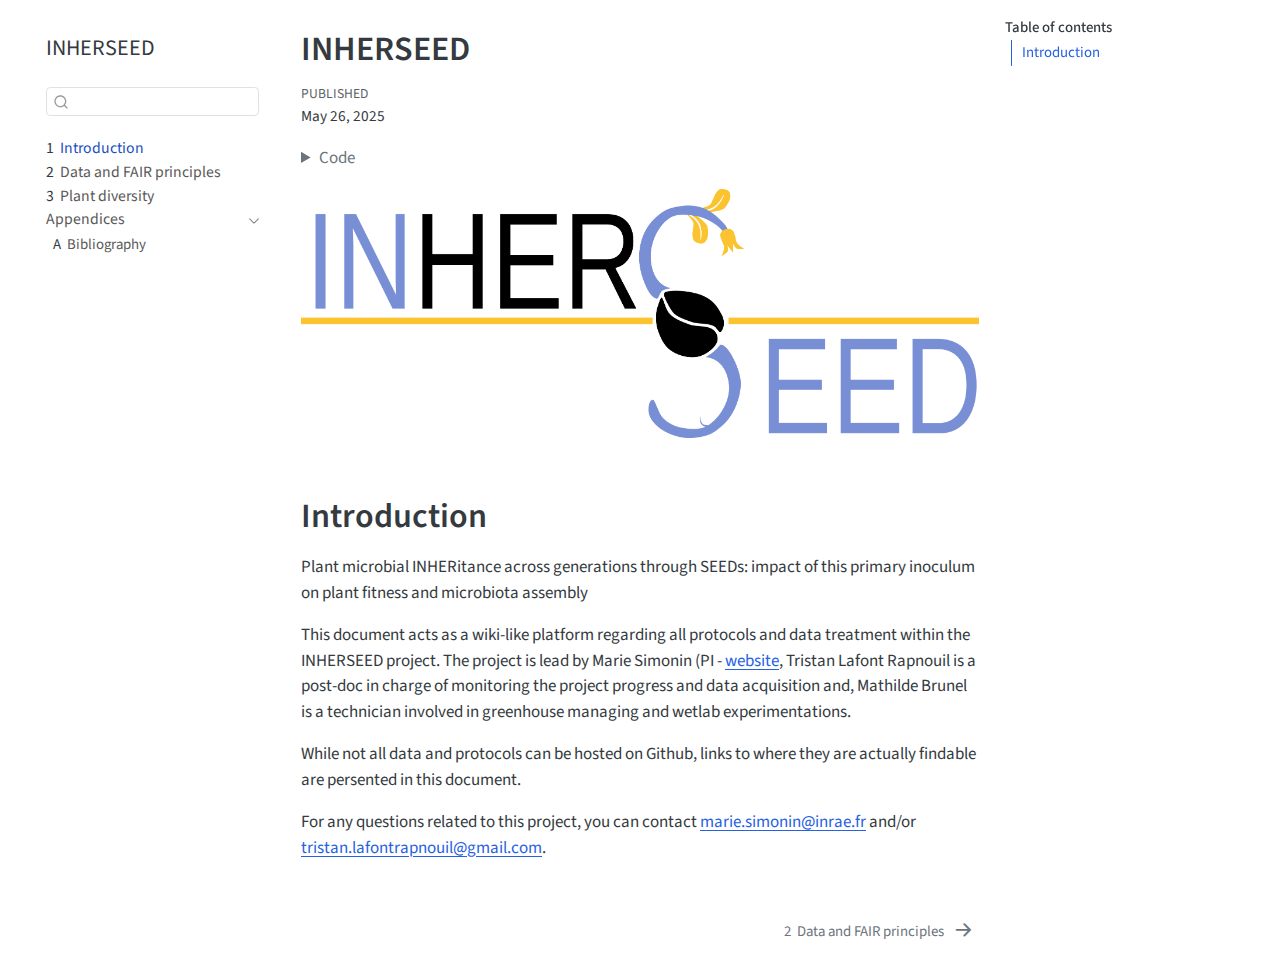
<file: docs/index.html>
<!DOCTYPE html>
<html xmlns="http://www.w3.org/1999/xhtml" lang="en" xml:lang="en"><head>

<meta charset="utf-8">
<meta name="generator" content="quarto-1.5.57">

<meta name="viewport" content="width=device-width, initial-scale=1.0, user-scalable=yes">

<meta name="dcterms.date" content="2025-05-26">

<title>INHERSEED</title>
<style>
code{white-space: pre-wrap;}
span.smallcaps{font-variant: small-caps;}
div.columns{display: flex; gap: min(4vw, 1.5em);}
div.column{flex: auto; overflow-x: auto;}
div.hanging-indent{margin-left: 1.5em; text-indent: -1.5em;}
ul.task-list{list-style: none;}
ul.task-list li input[type="checkbox"] {
  width: 0.8em;
  margin: 0 0.8em 0.2em -1em; /* quarto-specific, see https://github.com/quarto-dev/quarto-cli/issues/4556 */ 
  vertical-align: middle;
}
/* CSS for syntax highlighting */
pre > code.sourceCode { white-space: pre; position: relative; }
pre > code.sourceCode > span { line-height: 1.25; }
pre > code.sourceCode > span:empty { height: 1.2em; }
.sourceCode { overflow: visible; }
code.sourceCode > span { color: inherit; text-decoration: inherit; }
div.sourceCode { margin: 1em 0; }
pre.sourceCode { margin: 0; }
@media screen {
div.sourceCode { overflow: auto; }
}
@media print {
pre > code.sourceCode { white-space: pre-wrap; }
pre > code.sourceCode > span { display: inline-block; text-indent: -5em; padding-left: 5em; }
}
pre.numberSource code
  { counter-reset: source-line 0; }
pre.numberSource code > span
  { position: relative; left: -4em; counter-increment: source-line; }
pre.numberSource code > span > a:first-child::before
  { content: counter(source-line);
    position: relative; left: -1em; text-align: right; vertical-align: baseline;
    border: none; display: inline-block;
    -webkit-touch-callout: none; -webkit-user-select: none;
    -khtml-user-select: none; -moz-user-select: none;
    -ms-user-select: none; user-select: none;
    padding: 0 4px; width: 4em;
  }
pre.numberSource { margin-left: 3em;  padding-left: 4px; }
div.sourceCode
  {   }
@media screen {
pre > code.sourceCode > span > a:first-child::before { text-decoration: underline; }
}
</style>


<script src="site_libs/quarto-nav/quarto-nav.js"></script>
<script src="site_libs/quarto-nav/headroom.min.js"></script>
<script src="site_libs/clipboard/clipboard.min.js"></script>
<script src="site_libs/quarto-search/autocomplete.umd.js"></script>
<script src="site_libs/quarto-search/fuse.min.js"></script>
<script src="site_libs/quarto-search/quarto-search.js"></script>
<meta name="quarto:offset" content="./">
<link href="./01-data_framework.html" rel="next">
<script src="site_libs/quarto-html/quarto.js"></script>
<script src="site_libs/quarto-html/popper.min.js"></script>
<script src="site_libs/quarto-html/tippy.umd.min.js"></script>
<script src="site_libs/quarto-html/anchor.min.js"></script>
<link href="site_libs/quarto-html/tippy.css" rel="stylesheet">
<link href="site_libs/quarto-html/quarto-syntax-highlighting.css" rel="stylesheet" id="quarto-text-highlighting-styles">
<script src="site_libs/bootstrap/bootstrap.min.js"></script>
<link href="site_libs/bootstrap/bootstrap-icons.css" rel="stylesheet">
<link href="site_libs/bootstrap/bootstrap.min.css" rel="stylesheet" id="quarto-bootstrap" data-mode="light">
<script id="quarto-search-options" type="application/json">{
  "location": "sidebar",
  "copy-button": false,
  "collapse-after": 3,
  "panel-placement": "start",
  "type": "textbox",
  "limit": 50,
  "keyboard-shortcut": [
    "f",
    "/",
    "s"
  ],
  "show-item-context": false,
  "language": {
    "search-no-results-text": "No results",
    "search-matching-documents-text": "matching documents",
    "search-copy-link-title": "Copy link to search",
    "search-hide-matches-text": "Hide additional matches",
    "search-more-match-text": "more match in this document",
    "search-more-matches-text": "more matches in this document",
    "search-clear-button-title": "Clear",
    "search-text-placeholder": "",
    "search-detached-cancel-button-title": "Cancel",
    "search-submit-button-title": "Submit",
    "search-label": "Search"
  }
}</script>


</head>

<body class="nav-sidebar floating">

<div id="quarto-search-results"></div>
  <header id="quarto-header" class="headroom fixed-top">
  <nav class="quarto-secondary-nav">
    <div class="container-fluid d-flex">
      <button type="button" class="quarto-btn-toggle btn" data-bs-toggle="collapse" role="button" data-bs-target=".quarto-sidebar-collapse-item" aria-controls="quarto-sidebar" aria-expanded="false" aria-label="Toggle sidebar navigation" onclick="if (window.quartoToggleHeadroom) { window.quartoToggleHeadroom(); }">
        <i class="bi bi-layout-text-sidebar-reverse"></i>
      </button>
        <nav class="quarto-page-breadcrumbs" aria-label="breadcrumb"><ol class="breadcrumb"><li class="breadcrumb-item"><a href="./index.html"><span class="chapter-number">1</span>&nbsp; <span class="chapter-title">Introduction</span></a></li></ol></nav>
        <a class="flex-grow-1" role="navigation" data-bs-toggle="collapse" data-bs-target=".quarto-sidebar-collapse-item" aria-controls="quarto-sidebar" aria-expanded="false" aria-label="Toggle sidebar navigation" onclick="if (window.quartoToggleHeadroom) { window.quartoToggleHeadroom(); }">      
        </a>
      <button type="button" class="btn quarto-search-button" aria-label="Search" onclick="window.quartoOpenSearch();">
        <i class="bi bi-search"></i>
      </button>
    </div>
  </nav>
</header>
<!-- content -->
<div id="quarto-content" class="quarto-container page-columns page-rows-contents page-layout-article">
<!-- sidebar -->
  <nav id="quarto-sidebar" class="sidebar collapse collapse-horizontal quarto-sidebar-collapse-item sidebar-navigation floating overflow-auto">
    <div class="pt-lg-2 mt-2 text-left sidebar-header">
    <div class="sidebar-title mb-0 py-0">
      <a href="./">INHERSEED</a> 
    </div>
      </div>
        <div class="mt-2 flex-shrink-0 align-items-center">
        <div class="sidebar-search">
        <div id="quarto-search" class="" title="Search"></div>
        </div>
        </div>
    <div class="sidebar-menu-container"> 
    <ul class="list-unstyled mt-1">
        <li class="sidebar-item">
  <div class="sidebar-item-container"> 
  <a href="./index.html" class="sidebar-item-text sidebar-link active">
 <span class="menu-text"><span class="chapter-number">1</span>&nbsp; <span class="chapter-title">Introduction</span></span></a>
  </div>
</li>
        <li class="sidebar-item">
  <div class="sidebar-item-container"> 
  <a href="./01-data_framework.html" class="sidebar-item-text sidebar-link">
 <span class="menu-text"><span class="chapter-number">2</span>&nbsp; <span class="chapter-title">Data and FAIR principles</span></span></a>
  </div>
</li>
        <li class="sidebar-item">
  <div class="sidebar-item-container"> 
  <a href="./02-plant_diversity.html" class="sidebar-item-text sidebar-link">
 <span class="menu-text"><span class="chapter-number">3</span>&nbsp; <span class="chapter-title">Plant diversity</span></span></a>
  </div>
</li>
        <li class="sidebar-item sidebar-item-section">
      <div class="sidebar-item-container"> 
            <a class="sidebar-item-text sidebar-link text-start" data-bs-toggle="collapse" data-bs-target="#quarto-sidebar-section-1" role="navigation" aria-expanded="true">
 <span class="menu-text">Appendices</span></a>
          <a class="sidebar-item-toggle text-start" data-bs-toggle="collapse" data-bs-target="#quarto-sidebar-section-1" role="navigation" aria-expanded="true" aria-label="Toggle section">
            <i class="bi bi-chevron-right ms-2"></i>
          </a> 
      </div>
      <ul id="quarto-sidebar-section-1" class="collapse list-unstyled sidebar-section depth1 show">  
          <li class="sidebar-item">
  <div class="sidebar-item-container"> 
  <a href="./99-references.html" class="sidebar-item-text sidebar-link">
 <span class="menu-text"><span class="chapter-number">A</span>&nbsp; <span class="chapter-title">Bibliography</span></span></a>
  </div>
</li>
      </ul>
  </li>
    </ul>
    </div>
</nav>
<div id="quarto-sidebar-glass" class="quarto-sidebar-collapse-item" data-bs-toggle="collapse" data-bs-target=".quarto-sidebar-collapse-item"></div>
<!-- margin-sidebar -->
    <div id="quarto-margin-sidebar" class="sidebar margin-sidebar">
        <nav id="TOC" role="doc-toc" class="toc-active">
    <h2 id="toc-title">Table of contents</h2>
   
  <ul>
  <li><a href="#introduction" id="toc-introduction" class="nav-link active" data-scroll-target="#introduction">Introduction</a></li>
  </ul>
</nav>
    </div>
<!-- main -->
<main class="content" id="quarto-document-content">

<header id="title-block-header" class="quarto-title-block default">
<div class="quarto-title">
<h1 class="title">INHERSEED</h1>
</div>



<div class="quarto-title-meta">

    
    <div>
    <div class="quarto-title-meta-heading">Published</div>
    <div class="quarto-title-meta-contents">
      <p class="date">May 26, 2025</p>
    </div>
  </div>
  
    
  </div>
  


</header>


<div class="cell">
<details class="code-fold">
<summary>Code</summary>
<div class="sourceCode cell-code" id="cb1"><pre class="sourceCode r code-with-copy"><code class="sourceCode r"><span id="cb1-1"><a href="#cb1-1" aria-hidden="true" tabindex="-1"></a>knitr<span class="sc">::</span><span class="fu">include_graphics</span>(<span class="st">'./data/images/logo.png'</span>)</span></code><button title="Copy to Clipboard" class="code-copy-button"><i class="bi"></i></button></pre></div>
</details>
<div class="cell-output-display">
<div>
<figure class="figure">
<p><img src="./data/images/logo.png" class="img-fluid figure-img" width="2322"></p>
</figure>
</div>
</div>
</div>
<section id="introduction" class="level1 unnumbered">
<h1 class="unnumbered">Introduction</h1>
<p>Plant microbial INHERitance across generations through SEEDs: impact of this primary inoculum on plant fitness and microbiota assembly</p>
<p>This document acts as a wiki-like platform regarding all protocols and data treatment within the INHERSEED project. The project is lead by Marie Simonin (PI - <a href="https://mariesimonin.weebly.com/">website</a>, Tristan Lafont Rapnouil is a post-doc in charge of monitoring the project progress and data acquisition and, Mathilde Brunel is a technician involved in greenhouse managing and wetlab experimentations.</p>
<p>While not all data and protocols can be hosted on Github, links to where they are actually findable are persented in this document.</p>
<p>For any questions related to this project, you can contact <a href="mailto:marie.simonin@inrae.fr" class="email">marie.simonin@inrae.fr</a> and/or <a href="mailto:tristan.lafontrapnouil@gmail.com" class="email">tristan.lafontrapnouil@gmail.com</a>.</p>


</section>

</main> <!-- /main -->
<script id="quarto-html-after-body" type="application/javascript">
window.document.addEventListener("DOMContentLoaded", function (event) {
  const toggleBodyColorMode = (bsSheetEl) => {
    const mode = bsSheetEl.getAttribute("data-mode");
    const bodyEl = window.document.querySelector("body");
    if (mode === "dark") {
      bodyEl.classList.add("quarto-dark");
      bodyEl.classList.remove("quarto-light");
    } else {
      bodyEl.classList.add("quarto-light");
      bodyEl.classList.remove("quarto-dark");
    }
  }
  const toggleBodyColorPrimary = () => {
    const bsSheetEl = window.document.querySelector("link#quarto-bootstrap");
    if (bsSheetEl) {
      toggleBodyColorMode(bsSheetEl);
    }
  }
  toggleBodyColorPrimary();  
  const icon = "";
  const anchorJS = new window.AnchorJS();
  anchorJS.options = {
    placement: 'right',
    icon: icon
  };
  anchorJS.add('.anchored');
  const isCodeAnnotation = (el) => {
    for (const clz of el.classList) {
      if (clz.startsWith('code-annotation-')) {                     
        return true;
      }
    }
    return false;
  }
  const onCopySuccess = function(e) {
    // button target
    const button = e.trigger;
    // don't keep focus
    button.blur();
    // flash "checked"
    button.classList.add('code-copy-button-checked');
    var currentTitle = button.getAttribute("title");
    button.setAttribute("title", "Copied!");
    let tooltip;
    if (window.bootstrap) {
      button.setAttribute("data-bs-toggle", "tooltip");
      button.setAttribute("data-bs-placement", "left");
      button.setAttribute("data-bs-title", "Copied!");
      tooltip = new bootstrap.Tooltip(button, 
        { trigger: "manual", 
          customClass: "code-copy-button-tooltip",
          offset: [0, -8]});
      tooltip.show();    
    }
    setTimeout(function() {
      if (tooltip) {
        tooltip.hide();
        button.removeAttribute("data-bs-title");
        button.removeAttribute("data-bs-toggle");
        button.removeAttribute("data-bs-placement");
      }
      button.setAttribute("title", currentTitle);
      button.classList.remove('code-copy-button-checked');
    }, 1000);
    // clear code selection
    e.clearSelection();
  }
  const getTextToCopy = function(trigger) {
      const codeEl = trigger.previousElementSibling.cloneNode(true);
      for (const childEl of codeEl.children) {
        if (isCodeAnnotation(childEl)) {
          childEl.remove();
        }
      }
      return codeEl.innerText;
  }
  const clipboard = new window.ClipboardJS('.code-copy-button:not([data-in-quarto-modal])', {
    text: getTextToCopy
  });
  clipboard.on('success', onCopySuccess);
  if (window.document.getElementById('quarto-embedded-source-code-modal')) {
    // For code content inside modals, clipBoardJS needs to be initialized with a container option
    // TODO: Check when it could be a function (https://github.com/zenorocha/clipboard.js/issues/860)
    const clipboardModal = new window.ClipboardJS('.code-copy-button[data-in-quarto-modal]', {
      text: getTextToCopy,
      container: window.document.getElementById('quarto-embedded-source-code-modal')
    });
    clipboardModal.on('success', onCopySuccess);
  }
    var localhostRegex = new RegExp(/^(?:http|https):\/\/localhost\:?[0-9]*\//);
    var mailtoRegex = new RegExp(/^mailto:/);
      var filterRegex = new RegExp('/' + window.location.host + '/');
    var isInternal = (href) => {
        return filterRegex.test(href) || localhostRegex.test(href) || mailtoRegex.test(href);
    }
    // Inspect non-navigation links and adorn them if external
 	var links = window.document.querySelectorAll('a[href]:not(.nav-link):not(.navbar-brand):not(.toc-action):not(.sidebar-link):not(.sidebar-item-toggle):not(.pagination-link):not(.no-external):not([aria-hidden]):not(.dropdown-item):not(.quarto-navigation-tool):not(.about-link)');
    for (var i=0; i<links.length; i++) {
      const link = links[i];
      if (!isInternal(link.href)) {
        // undo the damage that might have been done by quarto-nav.js in the case of
        // links that we want to consider external
        if (link.dataset.originalHref !== undefined) {
          link.href = link.dataset.originalHref;
        }
      }
    }
  function tippyHover(el, contentFn, onTriggerFn, onUntriggerFn) {
    const config = {
      allowHTML: true,
      maxWidth: 500,
      delay: 100,
      arrow: false,
      appendTo: function(el) {
          return el.parentElement;
      },
      interactive: true,
      interactiveBorder: 10,
      theme: 'quarto',
      placement: 'bottom-start',
    };
    if (contentFn) {
      config.content = contentFn;
    }
    if (onTriggerFn) {
      config.onTrigger = onTriggerFn;
    }
    if (onUntriggerFn) {
      config.onUntrigger = onUntriggerFn;
    }
    window.tippy(el, config); 
  }
  const noterefs = window.document.querySelectorAll('a[role="doc-noteref"]');
  for (var i=0; i<noterefs.length; i++) {
    const ref = noterefs[i];
    tippyHover(ref, function() {
      // use id or data attribute instead here
      let href = ref.getAttribute('data-footnote-href') || ref.getAttribute('href');
      try { href = new URL(href).hash; } catch {}
      const id = href.replace(/^#\/?/, "");
      const note = window.document.getElementById(id);
      if (note) {
        return note.innerHTML;
      } else {
        return "";
      }
    });
  }
  const xrefs = window.document.querySelectorAll('a.quarto-xref');
  const processXRef = (id, note) => {
    // Strip column container classes
    const stripColumnClz = (el) => {
      el.classList.remove("page-full", "page-columns");
      if (el.children) {
        for (const child of el.children) {
          stripColumnClz(child);
        }
      }
    }
    stripColumnClz(note)
    if (id === null || id.startsWith('sec-')) {
      // Special case sections, only their first couple elements
      const container = document.createElement("div");
      if (note.children && note.children.length > 2) {
        container.appendChild(note.children[0].cloneNode(true));
        for (let i = 1; i < note.children.length; i++) {
          const child = note.children[i];
          if (child.tagName === "P" && child.innerText === "") {
            continue;
          } else {
            container.appendChild(child.cloneNode(true));
            break;
          }
        }
        if (window.Quarto?.typesetMath) {
          window.Quarto.typesetMath(container);
        }
        return container.innerHTML
      } else {
        if (window.Quarto?.typesetMath) {
          window.Quarto.typesetMath(note);
        }
        return note.innerHTML;
      }
    } else {
      // Remove any anchor links if they are present
      const anchorLink = note.querySelector('a.anchorjs-link');
      if (anchorLink) {
        anchorLink.remove();
      }
      if (window.Quarto?.typesetMath) {
        window.Quarto.typesetMath(note);
      }
      // TODO in 1.5, we should make sure this works without a callout special case
      if (note.classList.contains("callout")) {
        return note.outerHTML;
      } else {
        return note.innerHTML;
      }
    }
  }
  for (var i=0; i<xrefs.length; i++) {
    const xref = xrefs[i];
    tippyHover(xref, undefined, function(instance) {
      instance.disable();
      let url = xref.getAttribute('href');
      let hash = undefined; 
      if (url.startsWith('#')) {
        hash = url;
      } else {
        try { hash = new URL(url).hash; } catch {}
      }
      if (hash) {
        const id = hash.replace(/^#\/?/, "");
        const note = window.document.getElementById(id);
        if (note !== null) {
          try {
            const html = processXRef(id, note.cloneNode(true));
            instance.setContent(html);
          } finally {
            instance.enable();
            instance.show();
          }
        } else {
          // See if we can fetch this
          fetch(url.split('#')[0])
          .then(res => res.text())
          .then(html => {
            const parser = new DOMParser();
            const htmlDoc = parser.parseFromString(html, "text/html");
            const note = htmlDoc.getElementById(id);
            if (note !== null) {
              const html = processXRef(id, note);
              instance.setContent(html);
            } 
          }).finally(() => {
            instance.enable();
            instance.show();
          });
        }
      } else {
        // See if we can fetch a full url (with no hash to target)
        // This is a special case and we should probably do some content thinning / targeting
        fetch(url)
        .then(res => res.text())
        .then(html => {
          const parser = new DOMParser();
          const htmlDoc = parser.parseFromString(html, "text/html");
          const note = htmlDoc.querySelector('main.content');
          if (note !== null) {
            // This should only happen for chapter cross references
            // (since there is no id in the URL)
            // remove the first header
            if (note.children.length > 0 && note.children[0].tagName === "HEADER") {
              note.children[0].remove();
            }
            const html = processXRef(null, note);
            instance.setContent(html);
          } 
        }).finally(() => {
          instance.enable();
          instance.show();
        });
      }
    }, function(instance) {
    });
  }
      let selectedAnnoteEl;
      const selectorForAnnotation = ( cell, annotation) => {
        let cellAttr = 'data-code-cell="' + cell + '"';
        let lineAttr = 'data-code-annotation="' +  annotation + '"';
        const selector = 'span[' + cellAttr + '][' + lineAttr + ']';
        return selector;
      }
      const selectCodeLines = (annoteEl) => {
        const doc = window.document;
        const targetCell = annoteEl.getAttribute("data-target-cell");
        const targetAnnotation = annoteEl.getAttribute("data-target-annotation");
        const annoteSpan = window.document.querySelector(selectorForAnnotation(targetCell, targetAnnotation));
        const lines = annoteSpan.getAttribute("data-code-lines").split(",");
        const lineIds = lines.map((line) => {
          return targetCell + "-" + line;
        })
        let top = null;
        let height = null;
        let parent = null;
        if (lineIds.length > 0) {
            //compute the position of the single el (top and bottom and make a div)
            const el = window.document.getElementById(lineIds[0]);
            top = el.offsetTop;
            height = el.offsetHeight;
            parent = el.parentElement.parentElement;
          if (lineIds.length > 1) {
            const lastEl = window.document.getElementById(lineIds[lineIds.length - 1]);
            const bottom = lastEl.offsetTop + lastEl.offsetHeight;
            height = bottom - top;
          }
          if (top !== null && height !== null && parent !== null) {
            // cook up a div (if necessary) and position it 
            let div = window.document.getElementById("code-annotation-line-highlight");
            if (div === null) {
              div = window.document.createElement("div");
              div.setAttribute("id", "code-annotation-line-highlight");
              div.style.position = 'absolute';
              parent.appendChild(div);
            }
            div.style.top = top - 2 + "px";
            div.style.height = height + 4 + "px";
            div.style.left = 0;
            let gutterDiv = window.document.getElementById("code-annotation-line-highlight-gutter");
            if (gutterDiv === null) {
              gutterDiv = window.document.createElement("div");
              gutterDiv.setAttribute("id", "code-annotation-line-highlight-gutter");
              gutterDiv.style.position = 'absolute';
              const codeCell = window.document.getElementById(targetCell);
              const gutter = codeCell.querySelector('.code-annotation-gutter');
              gutter.appendChild(gutterDiv);
            }
            gutterDiv.style.top = top - 2 + "px";
            gutterDiv.style.height = height + 4 + "px";
          }
          selectedAnnoteEl = annoteEl;
        }
      };
      const unselectCodeLines = () => {
        const elementsIds = ["code-annotation-line-highlight", "code-annotation-line-highlight-gutter"];
        elementsIds.forEach((elId) => {
          const div = window.document.getElementById(elId);
          if (div) {
            div.remove();
          }
        });
        selectedAnnoteEl = undefined;
      };
        // Handle positioning of the toggle
    window.addEventListener(
      "resize",
      throttle(() => {
        elRect = undefined;
        if (selectedAnnoteEl) {
          selectCodeLines(selectedAnnoteEl);
        }
      }, 10)
    );
    function throttle(fn, ms) {
    let throttle = false;
    let timer;
      return (...args) => {
        if(!throttle) { // first call gets through
            fn.apply(this, args);
            throttle = true;
        } else { // all the others get throttled
            if(timer) clearTimeout(timer); // cancel #2
            timer = setTimeout(() => {
              fn.apply(this, args);
              timer = throttle = false;
            }, ms);
        }
      };
    }
      // Attach click handler to the DT
      const annoteDls = window.document.querySelectorAll('dt[data-target-cell]');
      for (const annoteDlNode of annoteDls) {
        annoteDlNode.addEventListener('click', (event) => {
          const clickedEl = event.target;
          if (clickedEl !== selectedAnnoteEl) {
            unselectCodeLines();
            const activeEl = window.document.querySelector('dt[data-target-cell].code-annotation-active');
            if (activeEl) {
              activeEl.classList.remove('code-annotation-active');
            }
            selectCodeLines(clickedEl);
            clickedEl.classList.add('code-annotation-active');
          } else {
            // Unselect the line
            unselectCodeLines();
            clickedEl.classList.remove('code-annotation-active');
          }
        });
      }
  const findCites = (el) => {
    const parentEl = el.parentElement;
    if (parentEl) {
      const cites = parentEl.dataset.cites;
      if (cites) {
        return {
          el,
          cites: cites.split(' ')
        };
      } else {
        return findCites(el.parentElement)
      }
    } else {
      return undefined;
    }
  };
  var bibliorefs = window.document.querySelectorAll('a[role="doc-biblioref"]');
  for (var i=0; i<bibliorefs.length; i++) {
    const ref = bibliorefs[i];
    const citeInfo = findCites(ref);
    if (citeInfo) {
      tippyHover(citeInfo.el, function() {
        var popup = window.document.createElement('div');
        citeInfo.cites.forEach(function(cite) {
          var citeDiv = window.document.createElement('div');
          citeDiv.classList.add('hanging-indent');
          citeDiv.classList.add('csl-entry');
          var biblioDiv = window.document.getElementById('ref-' + cite);
          if (biblioDiv) {
            citeDiv.innerHTML = biblioDiv.innerHTML;
          }
          popup.appendChild(citeDiv);
        });
        return popup.innerHTML;
      });
    }
  }
});
</script>
<nav class="page-navigation">
  <div class="nav-page nav-page-previous">
  </div>
  <div class="nav-page nav-page-next">
      <a href="./01-data_framework.html" class="pagination-link" aria-label="Data and FAIR principles">
        <span class="nav-page-text"><span class="chapter-number">2</span>&nbsp; <span class="chapter-title">Data and FAIR principles</span></span> <i class="bi bi-arrow-right-short"></i>
      </a>
  </div>
</nav>
</div> <!-- /content -->




</body></html>
</file>
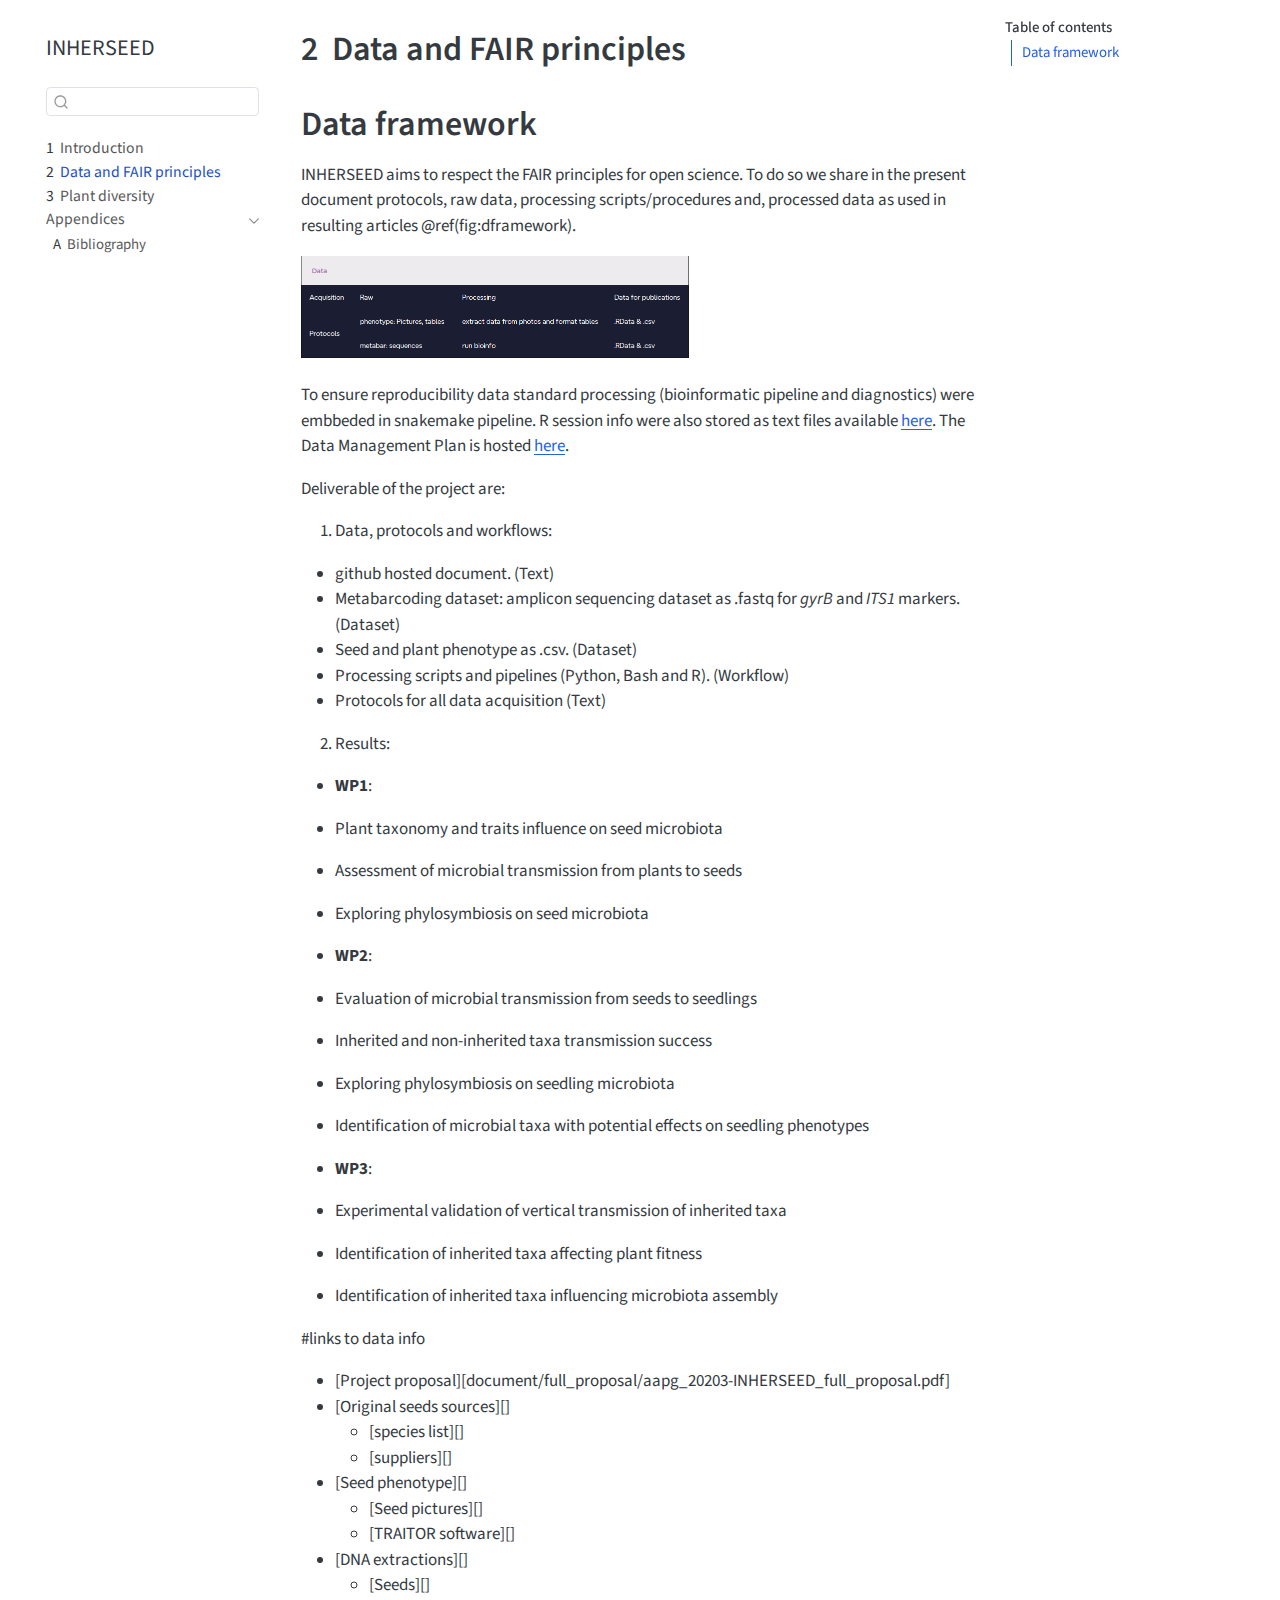
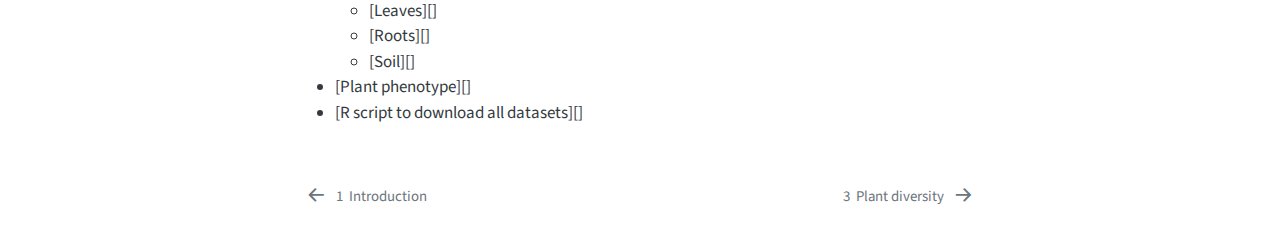
<file: docs/01-data_framework.html>
<!DOCTYPE html>
<html xmlns="http://www.w3.org/1999/xhtml" lang="en" xml:lang="en"><head>

<meta charset="utf-8">
<meta name="generator" content="quarto-1.5.57">

<meta name="viewport" content="width=device-width, initial-scale=1.0, user-scalable=yes">


<title>2&nbsp; Data and FAIR principles – INHERSEED</title>
<style>
code{white-space: pre-wrap;}
span.smallcaps{font-variant: small-caps;}
div.columns{display: flex; gap: min(4vw, 1.5em);}
div.column{flex: auto; overflow-x: auto;}
div.hanging-indent{margin-left: 1.5em; text-indent: -1.5em;}
ul.task-list{list-style: none;}
ul.task-list li input[type="checkbox"] {
  width: 0.8em;
  margin: 0 0.8em 0.2em -1em; /* quarto-specific, see https://github.com/quarto-dev/quarto-cli/issues/4556 */ 
  vertical-align: middle;
}
</style>


<script src="site_libs/quarto-nav/quarto-nav.js"></script>
<script src="site_libs/quarto-nav/headroom.min.js"></script>
<script src="site_libs/clipboard/clipboard.min.js"></script>
<script src="site_libs/quarto-search/autocomplete.umd.js"></script>
<script src="site_libs/quarto-search/fuse.min.js"></script>
<script src="site_libs/quarto-search/quarto-search.js"></script>
<meta name="quarto:offset" content="./">
<link href="./02-plant_diversity.html" rel="next">
<link href="./index.html" rel="prev">
<script src="site_libs/quarto-html/quarto.js"></script>
<script src="site_libs/quarto-html/popper.min.js"></script>
<script src="site_libs/quarto-html/tippy.umd.min.js"></script>
<script src="site_libs/quarto-html/anchor.min.js"></script>
<link href="site_libs/quarto-html/tippy.css" rel="stylesheet">
<link href="site_libs/quarto-html/quarto-syntax-highlighting.css" rel="stylesheet" id="quarto-text-highlighting-styles">
<script src="site_libs/bootstrap/bootstrap.min.js"></script>
<link href="site_libs/bootstrap/bootstrap-icons.css" rel="stylesheet">
<link href="site_libs/bootstrap/bootstrap.min.css" rel="stylesheet" id="quarto-bootstrap" data-mode="light">
<script id="quarto-search-options" type="application/json">{
  "location": "sidebar",
  "copy-button": false,
  "collapse-after": 3,
  "panel-placement": "start",
  "type": "textbox",
  "limit": 50,
  "keyboard-shortcut": [
    "f",
    "/",
    "s"
  ],
  "show-item-context": false,
  "language": {
    "search-no-results-text": "No results",
    "search-matching-documents-text": "matching documents",
    "search-copy-link-title": "Copy link to search",
    "search-hide-matches-text": "Hide additional matches",
    "search-more-match-text": "more match in this document",
    "search-more-matches-text": "more matches in this document",
    "search-clear-button-title": "Clear",
    "search-text-placeholder": "",
    "search-detached-cancel-button-title": "Cancel",
    "search-submit-button-title": "Submit",
    "search-label": "Search"
  }
}</script>


</head>

<body class="nav-sidebar floating">

<div id="quarto-search-results"></div>
  <header id="quarto-header" class="headroom fixed-top">
  <nav class="quarto-secondary-nav">
    <div class="container-fluid d-flex">
      <button type="button" class="quarto-btn-toggle btn" data-bs-toggle="collapse" role="button" data-bs-target=".quarto-sidebar-collapse-item" aria-controls="quarto-sidebar" aria-expanded="false" aria-label="Toggle sidebar navigation" onclick="if (window.quartoToggleHeadroom) { window.quartoToggleHeadroom(); }">
        <i class="bi bi-layout-text-sidebar-reverse"></i>
      </button>
        <nav class="quarto-page-breadcrumbs" aria-label="breadcrumb"><ol class="breadcrumb"><li class="breadcrumb-item"><a href="./01-data_framework.html"><span class="chapter-number">2</span>&nbsp; <span class="chapter-title">Data and FAIR principles</span></a></li></ol></nav>
        <a class="flex-grow-1" role="navigation" data-bs-toggle="collapse" data-bs-target=".quarto-sidebar-collapse-item" aria-controls="quarto-sidebar" aria-expanded="false" aria-label="Toggle sidebar navigation" onclick="if (window.quartoToggleHeadroom) { window.quartoToggleHeadroom(); }">      
        </a>
      <button type="button" class="btn quarto-search-button" aria-label="Search" onclick="window.quartoOpenSearch();">
        <i class="bi bi-search"></i>
      </button>
    </div>
  </nav>
</header>
<!-- content -->
<div id="quarto-content" class="quarto-container page-columns page-rows-contents page-layout-article">
<!-- sidebar -->
  <nav id="quarto-sidebar" class="sidebar collapse collapse-horizontal quarto-sidebar-collapse-item sidebar-navigation floating overflow-auto">
    <div class="pt-lg-2 mt-2 text-left sidebar-header">
    <div class="sidebar-title mb-0 py-0">
      <a href="./">INHERSEED</a> 
    </div>
      </div>
        <div class="mt-2 flex-shrink-0 align-items-center">
        <div class="sidebar-search">
        <div id="quarto-search" class="" title="Search"></div>
        </div>
        </div>
    <div class="sidebar-menu-container"> 
    <ul class="list-unstyled mt-1">
        <li class="sidebar-item">
  <div class="sidebar-item-container"> 
  <a href="./index.html" class="sidebar-item-text sidebar-link">
 <span class="menu-text"><span class="chapter-number">1</span>&nbsp; <span class="chapter-title">Introduction</span></span></a>
  </div>
</li>
        <li class="sidebar-item">
  <div class="sidebar-item-container"> 
  <a href="./01-data_framework.html" class="sidebar-item-text sidebar-link active">
 <span class="menu-text"><span class="chapter-number">2</span>&nbsp; <span class="chapter-title">Data and FAIR principles</span></span></a>
  </div>
</li>
        <li class="sidebar-item">
  <div class="sidebar-item-container"> 
  <a href="./02-plant_diversity.html" class="sidebar-item-text sidebar-link">
 <span class="menu-text"><span class="chapter-number">3</span>&nbsp; <span class="chapter-title">Plant diversity</span></span></a>
  </div>
</li>
        <li class="sidebar-item sidebar-item-section">
      <div class="sidebar-item-container"> 
            <a class="sidebar-item-text sidebar-link text-start" data-bs-toggle="collapse" data-bs-target="#quarto-sidebar-section-1" role="navigation" aria-expanded="true">
 <span class="menu-text">Appendices</span></a>
          <a class="sidebar-item-toggle text-start" data-bs-toggle="collapse" data-bs-target="#quarto-sidebar-section-1" role="navigation" aria-expanded="true" aria-label="Toggle section">
            <i class="bi bi-chevron-right ms-2"></i>
          </a> 
      </div>
      <ul id="quarto-sidebar-section-1" class="collapse list-unstyled sidebar-section depth1 show">  
          <li class="sidebar-item">
  <div class="sidebar-item-container"> 
  <a href="./99-references.html" class="sidebar-item-text sidebar-link">
 <span class="menu-text"><span class="chapter-number">A</span>&nbsp; <span class="chapter-title">Bibliography</span></span></a>
  </div>
</li>
      </ul>
  </li>
    </ul>
    </div>
</nav>
<div id="quarto-sidebar-glass" class="quarto-sidebar-collapse-item" data-bs-toggle="collapse" data-bs-target=".quarto-sidebar-collapse-item"></div>
<!-- margin-sidebar -->
    <div id="quarto-margin-sidebar" class="sidebar margin-sidebar">
        <nav id="TOC" role="doc-toc" class="toc-active">
    <h2 id="toc-title">Table of contents</h2>
   
  <ul>
  <li><a href="#data-framework" id="toc-data-framework" class="nav-link active" data-scroll-target="#data-framework">Data framework</a></li>
  </ul>
</nav>
    </div>
<!-- main -->
<main class="content" id="quarto-document-content">

<header id="title-block-header" class="quarto-title-block default">
<div class="quarto-title">
<h1 class="title"><span class="chapter-number">2</span>&nbsp; <span class="chapter-title">Data and FAIR principles</span></h1>
</div>



<div class="quarto-title-meta">

    
  
    
  </div>
  


</header>


<section id="data-framework" class="level1">
<h1>Data framework</h1>
<p>INHERSEED aims to respect the FAIR principles for open science. To do so we share in the present document protocols, raw data, processing scripts/procedures and, processed data as used in resulting articles @ref(fig:dframework).</p>
<div class="cell">
<div class="cell-output-display">
<div>
<figure class="figure">
<p><img src="./data/images/d_framework.png" class="img-fluid figure-img" width="388"></p>
</figure>
</div>
</div>
</div>
<p>To ensure reproducibility data standard processing (bioinformatic pipeline and diagnostics) were embbeded in snakemake pipeline. R session info were also stored as text files available <a href="">here</a>. The Data Management Plan is hosted <a href="">here</a>.</p>
<p>Deliverable of the project are:</p>
<ol type="1">
<li>Data, protocols and workflows:</li>
</ol>
<ul>
<li>github hosted document. (Text)</li>
<li>Metabarcoding dataset: amplicon sequencing dataset as .fastq for <em>gyrB</em> and <em>ITS1</em> markers. (Dataset)</li>
<li>Seed and plant phenotype as .csv. (Dataset)</li>
<li>Processing scripts and pipelines (Python, Bash and R). (Workflow)</li>
<li>Protocols for all data acquisition (Text)</li>
</ul>
<ol start="2" type="1">
<li>Results:</li>
</ol>
<ul>
<li><p><strong>WP1</strong>:</p></li>
<li><p>Plant taxonomy and traits influence on seed microbiota</p></li>
<li><p>Assessment of microbial transmission from plants to seeds</p></li>
<li><p>Exploring phylosymbiosis on seed microbiota</p></li>
<li><p><strong>WP2</strong>:</p></li>
<li><p>Evaluation of microbial transmission from seeds to seedlings</p></li>
<li><p>Inherited and non-inherited taxa transmission success</p></li>
<li><p>Exploring phylosymbiosis on seedling microbiota</p></li>
<li><p>Identification of microbial taxa with potential effects on seedling phenotypes</p></li>
<li><p><strong>WP3</strong>:</p></li>
<li><p>Experimental validation of vertical transmission of inherited taxa</p></li>
<li><p>Identification of inherited taxa affecting plant fitness</p></li>
<li><p>Identification of inherited taxa influencing microbiota assembly</p></li>
</ul>
<p>#links to data info</p>
<ul>
<li>[Project proposal][document/full_proposal/aapg_20203-INHERSEED_full_proposal.pdf]</li>
<li>[Original seeds sources][]
<ul>
<li>[species list][]</li>
<li>[suppliers][]</li>
</ul></li>
<li>[Seed phenotype][]
<ul>
<li>[Seed pictures][]</li>
<li>[TRAITOR software][]</li>
</ul></li>
<li>[DNA extractions][]
<ul>
<li>[Seeds][]</li>
<li>[Leaves][]</li>
<li>[Roots][]</li>
<li>[Soil][]</li>
</ul></li>
<li>[Plant phenotype][]</li>
<li>[R script to download all datasets][]</li>
</ul>


</section>

</main> <!-- /main -->
<script id="quarto-html-after-body" type="application/javascript">
window.document.addEventListener("DOMContentLoaded", function (event) {
  const toggleBodyColorMode = (bsSheetEl) => {
    const mode = bsSheetEl.getAttribute("data-mode");
    const bodyEl = window.document.querySelector("body");
    if (mode === "dark") {
      bodyEl.classList.add("quarto-dark");
      bodyEl.classList.remove("quarto-light");
    } else {
      bodyEl.classList.add("quarto-light");
      bodyEl.classList.remove("quarto-dark");
    }
  }
  const toggleBodyColorPrimary = () => {
    const bsSheetEl = window.document.querySelector("link#quarto-bootstrap");
    if (bsSheetEl) {
      toggleBodyColorMode(bsSheetEl);
    }
  }
  toggleBodyColorPrimary();  
  const icon = "";
  const anchorJS = new window.AnchorJS();
  anchorJS.options = {
    placement: 'right',
    icon: icon
  };
  anchorJS.add('.anchored');
  const isCodeAnnotation = (el) => {
    for (const clz of el.classList) {
      if (clz.startsWith('code-annotation-')) {                     
        return true;
      }
    }
    return false;
  }
  const onCopySuccess = function(e) {
    // button target
    const button = e.trigger;
    // don't keep focus
    button.blur();
    // flash "checked"
    button.classList.add('code-copy-button-checked');
    var currentTitle = button.getAttribute("title");
    button.setAttribute("title", "Copied!");
    let tooltip;
    if (window.bootstrap) {
      button.setAttribute("data-bs-toggle", "tooltip");
      button.setAttribute("data-bs-placement", "left");
      button.setAttribute("data-bs-title", "Copied!");
      tooltip = new bootstrap.Tooltip(button, 
        { trigger: "manual", 
          customClass: "code-copy-button-tooltip",
          offset: [0, -8]});
      tooltip.show();    
    }
    setTimeout(function() {
      if (tooltip) {
        tooltip.hide();
        button.removeAttribute("data-bs-title");
        button.removeAttribute("data-bs-toggle");
        button.removeAttribute("data-bs-placement");
      }
      button.setAttribute("title", currentTitle);
      button.classList.remove('code-copy-button-checked');
    }, 1000);
    // clear code selection
    e.clearSelection();
  }
  const getTextToCopy = function(trigger) {
      const codeEl = trigger.previousElementSibling.cloneNode(true);
      for (const childEl of codeEl.children) {
        if (isCodeAnnotation(childEl)) {
          childEl.remove();
        }
      }
      return codeEl.innerText;
  }
  const clipboard = new window.ClipboardJS('.code-copy-button:not([data-in-quarto-modal])', {
    text: getTextToCopy
  });
  clipboard.on('success', onCopySuccess);
  if (window.document.getElementById('quarto-embedded-source-code-modal')) {
    // For code content inside modals, clipBoardJS needs to be initialized with a container option
    // TODO: Check when it could be a function (https://github.com/zenorocha/clipboard.js/issues/860)
    const clipboardModal = new window.ClipboardJS('.code-copy-button[data-in-quarto-modal]', {
      text: getTextToCopy,
      container: window.document.getElementById('quarto-embedded-source-code-modal')
    });
    clipboardModal.on('success', onCopySuccess);
  }
    var localhostRegex = new RegExp(/^(?:http|https):\/\/localhost\:?[0-9]*\//);
    var mailtoRegex = new RegExp(/^mailto:/);
      var filterRegex = new RegExp('/' + window.location.host + '/');
    var isInternal = (href) => {
        return filterRegex.test(href) || localhostRegex.test(href) || mailtoRegex.test(href);
    }
    // Inspect non-navigation links and adorn them if external
 	var links = window.document.querySelectorAll('a[href]:not(.nav-link):not(.navbar-brand):not(.toc-action):not(.sidebar-link):not(.sidebar-item-toggle):not(.pagination-link):not(.no-external):not([aria-hidden]):not(.dropdown-item):not(.quarto-navigation-tool):not(.about-link)');
    for (var i=0; i<links.length; i++) {
      const link = links[i];
      if (!isInternal(link.href)) {
        // undo the damage that might have been done by quarto-nav.js in the case of
        // links that we want to consider external
        if (link.dataset.originalHref !== undefined) {
          link.href = link.dataset.originalHref;
        }
      }
    }
  function tippyHover(el, contentFn, onTriggerFn, onUntriggerFn) {
    const config = {
      allowHTML: true,
      maxWidth: 500,
      delay: 100,
      arrow: false,
      appendTo: function(el) {
          return el.parentElement;
      },
      interactive: true,
      interactiveBorder: 10,
      theme: 'quarto',
      placement: 'bottom-start',
    };
    if (contentFn) {
      config.content = contentFn;
    }
    if (onTriggerFn) {
      config.onTrigger = onTriggerFn;
    }
    if (onUntriggerFn) {
      config.onUntrigger = onUntriggerFn;
    }
    window.tippy(el, config); 
  }
  const noterefs = window.document.querySelectorAll('a[role="doc-noteref"]');
  for (var i=0; i<noterefs.length; i++) {
    const ref = noterefs[i];
    tippyHover(ref, function() {
      // use id or data attribute instead here
      let href = ref.getAttribute('data-footnote-href') || ref.getAttribute('href');
      try { href = new URL(href).hash; } catch {}
      const id = href.replace(/^#\/?/, "");
      const note = window.document.getElementById(id);
      if (note) {
        return note.innerHTML;
      } else {
        return "";
      }
    });
  }
  const xrefs = window.document.querySelectorAll('a.quarto-xref');
  const processXRef = (id, note) => {
    // Strip column container classes
    const stripColumnClz = (el) => {
      el.classList.remove("page-full", "page-columns");
      if (el.children) {
        for (const child of el.children) {
          stripColumnClz(child);
        }
      }
    }
    stripColumnClz(note)
    if (id === null || id.startsWith('sec-')) {
      // Special case sections, only their first couple elements
      const container = document.createElement("div");
      if (note.children && note.children.length > 2) {
        container.appendChild(note.children[0].cloneNode(true));
        for (let i = 1; i < note.children.length; i++) {
          const child = note.children[i];
          if (child.tagName === "P" && child.innerText === "") {
            continue;
          } else {
            container.appendChild(child.cloneNode(true));
            break;
          }
        }
        if (window.Quarto?.typesetMath) {
          window.Quarto.typesetMath(container);
        }
        return container.innerHTML
      } else {
        if (window.Quarto?.typesetMath) {
          window.Quarto.typesetMath(note);
        }
        return note.innerHTML;
      }
    } else {
      // Remove any anchor links if they are present
      const anchorLink = note.querySelector('a.anchorjs-link');
      if (anchorLink) {
        anchorLink.remove();
      }
      if (window.Quarto?.typesetMath) {
        window.Quarto.typesetMath(note);
      }
      // TODO in 1.5, we should make sure this works without a callout special case
      if (note.classList.contains("callout")) {
        return note.outerHTML;
      } else {
        return note.innerHTML;
      }
    }
  }
  for (var i=0; i<xrefs.length; i++) {
    const xref = xrefs[i];
    tippyHover(xref, undefined, function(instance) {
      instance.disable();
      let url = xref.getAttribute('href');
      let hash = undefined; 
      if (url.startsWith('#')) {
        hash = url;
      } else {
        try { hash = new URL(url).hash; } catch {}
      }
      if (hash) {
        const id = hash.replace(/^#\/?/, "");
        const note = window.document.getElementById(id);
        if (note !== null) {
          try {
            const html = processXRef(id, note.cloneNode(true));
            instance.setContent(html);
          } finally {
            instance.enable();
            instance.show();
          }
        } else {
          // See if we can fetch this
          fetch(url.split('#')[0])
          .then(res => res.text())
          .then(html => {
            const parser = new DOMParser();
            const htmlDoc = parser.parseFromString(html, "text/html");
            const note = htmlDoc.getElementById(id);
            if (note !== null) {
              const html = processXRef(id, note);
              instance.setContent(html);
            } 
          }).finally(() => {
            instance.enable();
            instance.show();
          });
        }
      } else {
        // See if we can fetch a full url (with no hash to target)
        // This is a special case and we should probably do some content thinning / targeting
        fetch(url)
        .then(res => res.text())
        .then(html => {
          const parser = new DOMParser();
          const htmlDoc = parser.parseFromString(html, "text/html");
          const note = htmlDoc.querySelector('main.content');
          if (note !== null) {
            // This should only happen for chapter cross references
            // (since there is no id in the URL)
            // remove the first header
            if (note.children.length > 0 && note.children[0].tagName === "HEADER") {
              note.children[0].remove();
            }
            const html = processXRef(null, note);
            instance.setContent(html);
          } 
        }).finally(() => {
          instance.enable();
          instance.show();
        });
      }
    }, function(instance) {
    });
  }
      let selectedAnnoteEl;
      const selectorForAnnotation = ( cell, annotation) => {
        let cellAttr = 'data-code-cell="' + cell + '"';
        let lineAttr = 'data-code-annotation="' +  annotation + '"';
        const selector = 'span[' + cellAttr + '][' + lineAttr + ']';
        return selector;
      }
      const selectCodeLines = (annoteEl) => {
        const doc = window.document;
        const targetCell = annoteEl.getAttribute("data-target-cell");
        const targetAnnotation = annoteEl.getAttribute("data-target-annotation");
        const annoteSpan = window.document.querySelector(selectorForAnnotation(targetCell, targetAnnotation));
        const lines = annoteSpan.getAttribute("data-code-lines").split(",");
        const lineIds = lines.map((line) => {
          return targetCell + "-" + line;
        })
        let top = null;
        let height = null;
        let parent = null;
        if (lineIds.length > 0) {
            //compute the position of the single el (top and bottom and make a div)
            const el = window.document.getElementById(lineIds[0]);
            top = el.offsetTop;
            height = el.offsetHeight;
            parent = el.parentElement.parentElement;
          if (lineIds.length > 1) {
            const lastEl = window.document.getElementById(lineIds[lineIds.length - 1]);
            const bottom = lastEl.offsetTop + lastEl.offsetHeight;
            height = bottom - top;
          }
          if (top !== null && height !== null && parent !== null) {
            // cook up a div (if necessary) and position it 
            let div = window.document.getElementById("code-annotation-line-highlight");
            if (div === null) {
              div = window.document.createElement("div");
              div.setAttribute("id", "code-annotation-line-highlight");
              div.style.position = 'absolute';
              parent.appendChild(div);
            }
            div.style.top = top - 2 + "px";
            div.style.height = height + 4 + "px";
            div.style.left = 0;
            let gutterDiv = window.document.getElementById("code-annotation-line-highlight-gutter");
            if (gutterDiv === null) {
              gutterDiv = window.document.createElement("div");
              gutterDiv.setAttribute("id", "code-annotation-line-highlight-gutter");
              gutterDiv.style.position = 'absolute';
              const codeCell = window.document.getElementById(targetCell);
              const gutter = codeCell.querySelector('.code-annotation-gutter');
              gutter.appendChild(gutterDiv);
            }
            gutterDiv.style.top = top - 2 + "px";
            gutterDiv.style.height = height + 4 + "px";
          }
          selectedAnnoteEl = annoteEl;
        }
      };
      const unselectCodeLines = () => {
        const elementsIds = ["code-annotation-line-highlight", "code-annotation-line-highlight-gutter"];
        elementsIds.forEach((elId) => {
          const div = window.document.getElementById(elId);
          if (div) {
            div.remove();
          }
        });
        selectedAnnoteEl = undefined;
      };
        // Handle positioning of the toggle
    window.addEventListener(
      "resize",
      throttle(() => {
        elRect = undefined;
        if (selectedAnnoteEl) {
          selectCodeLines(selectedAnnoteEl);
        }
      }, 10)
    );
    function throttle(fn, ms) {
    let throttle = false;
    let timer;
      return (...args) => {
        if(!throttle) { // first call gets through
            fn.apply(this, args);
            throttle = true;
        } else { // all the others get throttled
            if(timer) clearTimeout(timer); // cancel #2
            timer = setTimeout(() => {
              fn.apply(this, args);
              timer = throttle = false;
            }, ms);
        }
      };
    }
      // Attach click handler to the DT
      const annoteDls = window.document.querySelectorAll('dt[data-target-cell]');
      for (const annoteDlNode of annoteDls) {
        annoteDlNode.addEventListener('click', (event) => {
          const clickedEl = event.target;
          if (clickedEl !== selectedAnnoteEl) {
            unselectCodeLines();
            const activeEl = window.document.querySelector('dt[data-target-cell].code-annotation-active');
            if (activeEl) {
              activeEl.classList.remove('code-annotation-active');
            }
            selectCodeLines(clickedEl);
            clickedEl.classList.add('code-annotation-active');
          } else {
            // Unselect the line
            unselectCodeLines();
            clickedEl.classList.remove('code-annotation-active');
          }
        });
      }
  const findCites = (el) => {
    const parentEl = el.parentElement;
    if (parentEl) {
      const cites = parentEl.dataset.cites;
      if (cites) {
        return {
          el,
          cites: cites.split(' ')
        };
      } else {
        return findCites(el.parentElement)
      }
    } else {
      return undefined;
    }
  };
  var bibliorefs = window.document.querySelectorAll('a[role="doc-biblioref"]');
  for (var i=0; i<bibliorefs.length; i++) {
    const ref = bibliorefs[i];
    const citeInfo = findCites(ref);
    if (citeInfo) {
      tippyHover(citeInfo.el, function() {
        var popup = window.document.createElement('div');
        citeInfo.cites.forEach(function(cite) {
          var citeDiv = window.document.createElement('div');
          citeDiv.classList.add('hanging-indent');
          citeDiv.classList.add('csl-entry');
          var biblioDiv = window.document.getElementById('ref-' + cite);
          if (biblioDiv) {
            citeDiv.innerHTML = biblioDiv.innerHTML;
          }
          popup.appendChild(citeDiv);
        });
        return popup.innerHTML;
      });
    }
  }
});
</script>
<nav class="page-navigation">
  <div class="nav-page nav-page-previous">
      <a href="./index.html" class="pagination-link" aria-label="Introduction">
        <i class="bi bi-arrow-left-short"></i> <span class="nav-page-text"><span class="chapter-number">1</span>&nbsp; <span class="chapter-title">Introduction</span></span>
      </a>          
  </div>
  <div class="nav-page nav-page-next">
      <a href="./02-plant_diversity.html" class="pagination-link" aria-label="Plant diversity">
        <span class="nav-page-text"><span class="chapter-number">3</span>&nbsp; <span class="chapter-title">Plant diversity</span></span> <i class="bi bi-arrow-right-short"></i>
      </a>
  </div>
</nav>
</div> <!-- /content -->




</body></html>
</file>
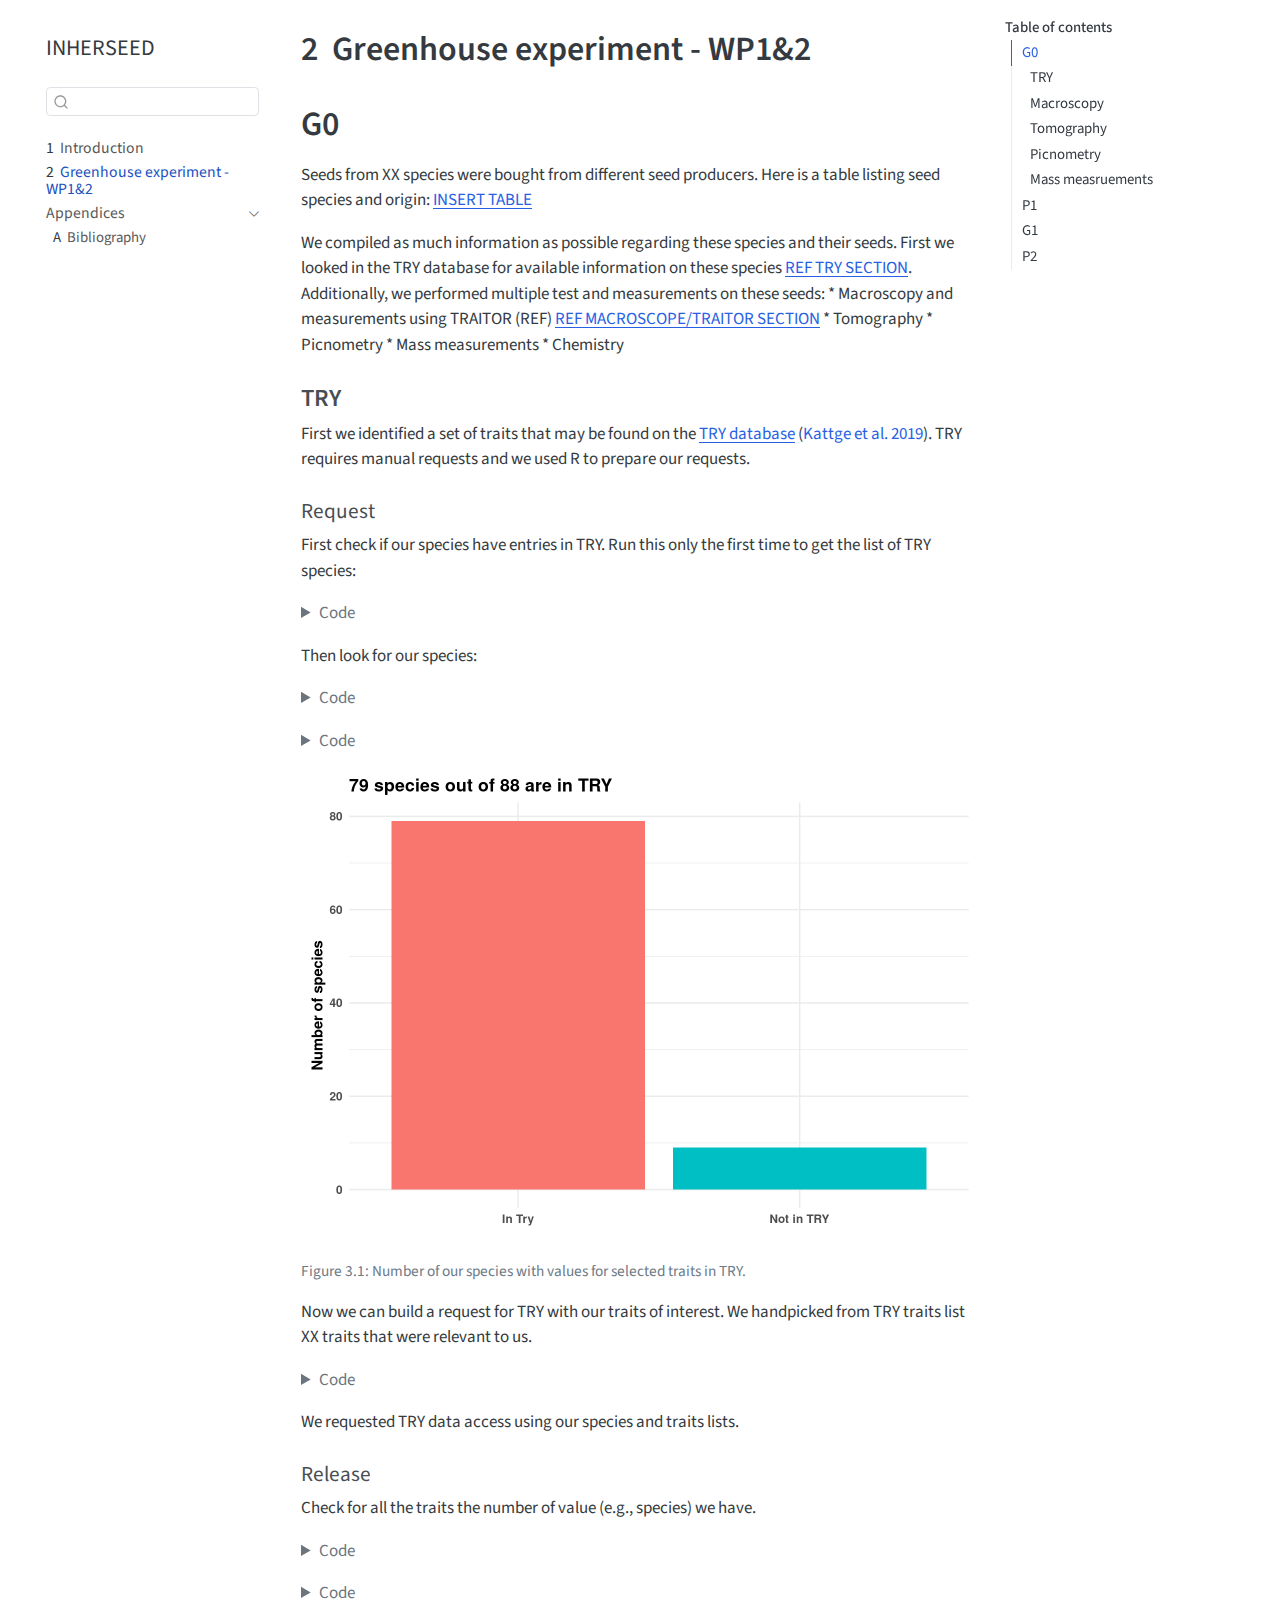
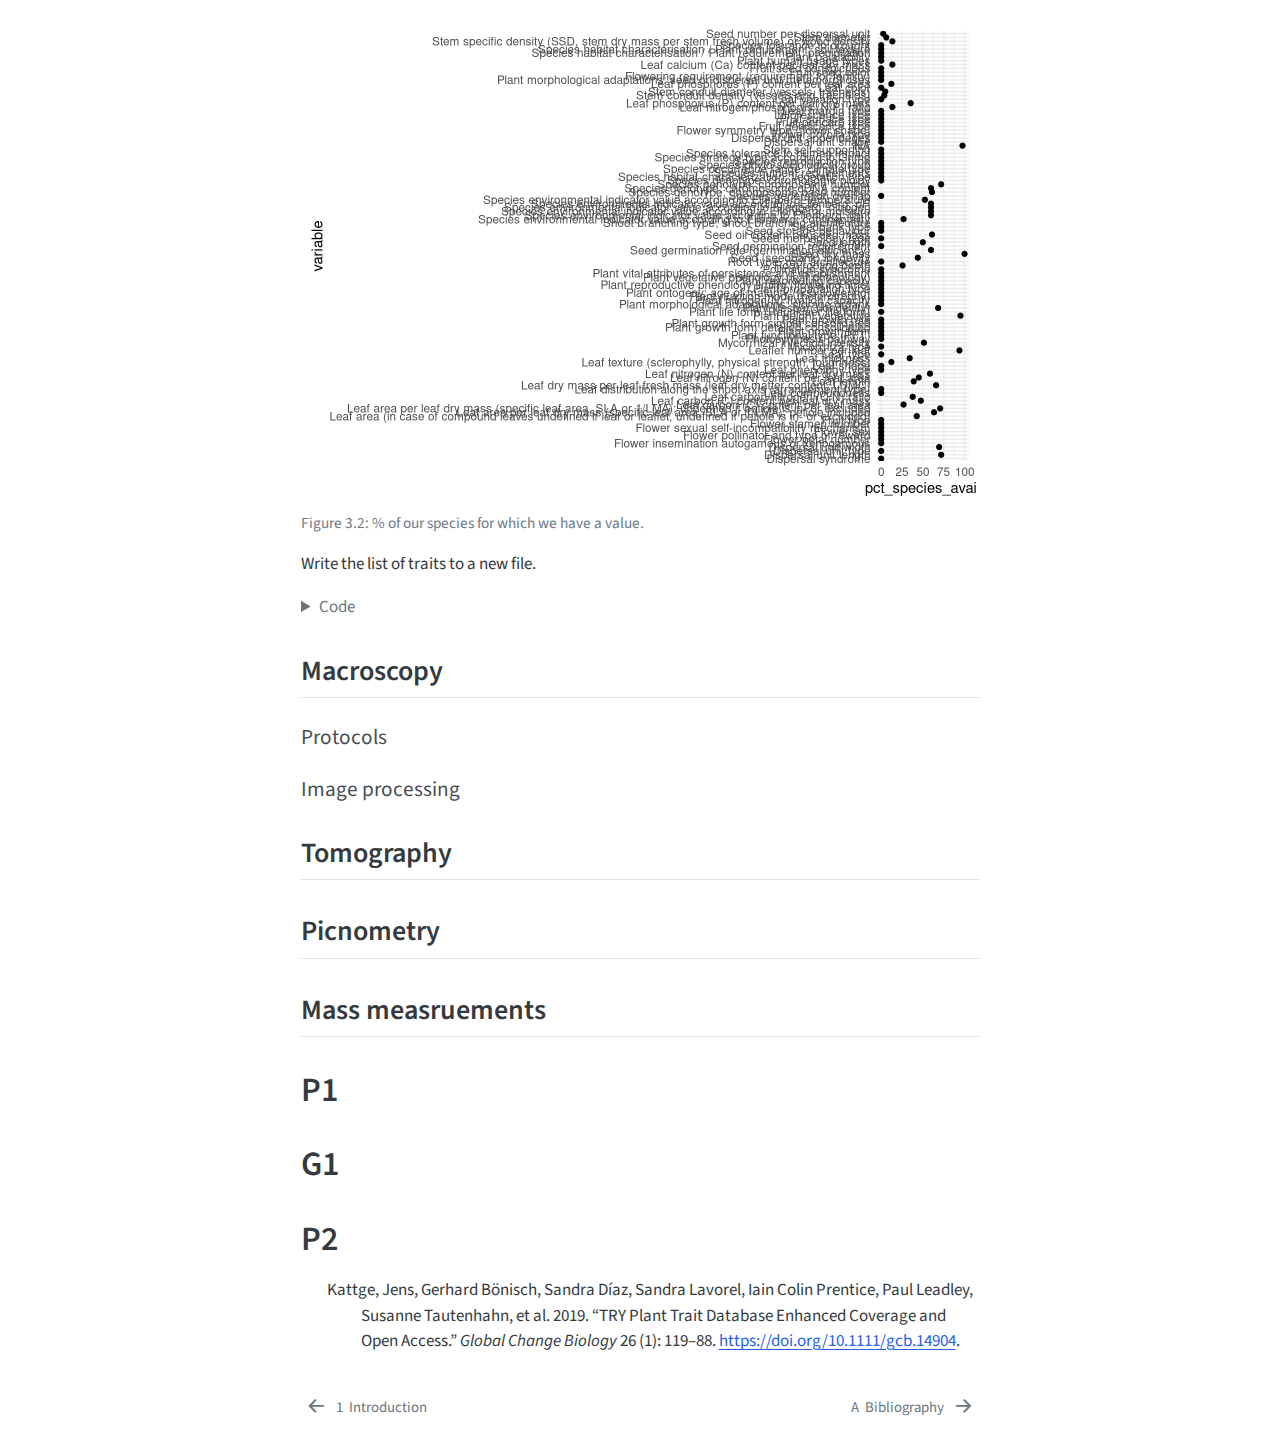
<file: docs/01_GreenhouseExp.html>
<!DOCTYPE html>
<html xmlns="http://www.w3.org/1999/xhtml" lang="en" xml:lang="en"><head>

<meta charset="utf-8">
<meta name="generator" content="quarto-1.5.57">

<meta name="viewport" content="width=device-width, initial-scale=1.0, user-scalable=yes">


<title>2&nbsp; Greenhouse experiment - WP1&amp;2 – INHERSEED</title>
<style>
code{white-space: pre-wrap;}
span.smallcaps{font-variant: small-caps;}
div.columns{display: flex; gap: min(4vw, 1.5em);}
div.column{flex: auto; overflow-x: auto;}
div.hanging-indent{margin-left: 1.5em; text-indent: -1.5em;}
ul.task-list{list-style: none;}
ul.task-list li input[type="checkbox"] {
  width: 0.8em;
  margin: 0 0.8em 0.2em -1em; /* quarto-specific, see https://github.com/quarto-dev/quarto-cli/issues/4556 */ 
  vertical-align: middle;
}
/* CSS for syntax highlighting */
pre > code.sourceCode { white-space: pre; position: relative; }
pre > code.sourceCode > span { line-height: 1.25; }
pre > code.sourceCode > span:empty { height: 1.2em; }
.sourceCode { overflow: visible; }
code.sourceCode > span { color: inherit; text-decoration: inherit; }
div.sourceCode { margin: 1em 0; }
pre.sourceCode { margin: 0; }
@media screen {
div.sourceCode { overflow: auto; }
}
@media print {
pre > code.sourceCode { white-space: pre-wrap; }
pre > code.sourceCode > span { display: inline-block; text-indent: -5em; padding-left: 5em; }
}
pre.numberSource code
  { counter-reset: source-line 0; }
pre.numberSource code > span
  { position: relative; left: -4em; counter-increment: source-line; }
pre.numberSource code > span > a:first-child::before
  { content: counter(source-line);
    position: relative; left: -1em; text-align: right; vertical-align: baseline;
    border: none; display: inline-block;
    -webkit-touch-callout: none; -webkit-user-select: none;
    -khtml-user-select: none; -moz-user-select: none;
    -ms-user-select: none; user-select: none;
    padding: 0 4px; width: 4em;
  }
pre.numberSource { margin-left: 3em;  padding-left: 4px; }
div.sourceCode
  {   }
@media screen {
pre > code.sourceCode > span > a:first-child::before { text-decoration: underline; }
}
/* CSS for citations */
div.csl-bib-body { }
div.csl-entry {
  clear: both;
  margin-bottom: 0em;
}
.hanging-indent div.csl-entry {
  margin-left:2em;
  text-indent:-2em;
}
div.csl-left-margin {
  min-width:2em;
  float:left;
}
div.csl-right-inline {
  margin-left:2em;
  padding-left:1em;
}
div.csl-indent {
  margin-left: 2em;
}</style>


<script src="site_libs/quarto-nav/quarto-nav.js"></script>
<script src="site_libs/quarto-nav/headroom.min.js"></script>
<script src="site_libs/clipboard/clipboard.min.js"></script>
<script src="site_libs/quarto-search/autocomplete.umd.js"></script>
<script src="site_libs/quarto-search/fuse.min.js"></script>
<script src="site_libs/quarto-search/quarto-search.js"></script>
<meta name="quarto:offset" content="./">
<link href="./99_references.html" rel="next">
<link href="./index.html" rel="prev">
<script src="site_libs/quarto-html/quarto.js"></script>
<script src="site_libs/quarto-html/popper.min.js"></script>
<script src="site_libs/quarto-html/tippy.umd.min.js"></script>
<script src="site_libs/quarto-html/anchor.min.js"></script>
<link href="site_libs/quarto-html/tippy.css" rel="stylesheet">
<link href="site_libs/quarto-html/quarto-syntax-highlighting.css" rel="stylesheet" id="quarto-text-highlighting-styles">
<script src="site_libs/bootstrap/bootstrap.min.js"></script>
<link href="site_libs/bootstrap/bootstrap-icons.css" rel="stylesheet">
<link href="site_libs/bootstrap/bootstrap.min.css" rel="stylesheet" id="quarto-bootstrap" data-mode="light">
<script id="quarto-search-options" type="application/json">{
  "location": "sidebar",
  "copy-button": false,
  "collapse-after": 3,
  "panel-placement": "start",
  "type": "textbox",
  "limit": 50,
  "keyboard-shortcut": [
    "f",
    "/",
    "s"
  ],
  "show-item-context": false,
  "language": {
    "search-no-results-text": "No results",
    "search-matching-documents-text": "matching documents",
    "search-copy-link-title": "Copy link to search",
    "search-hide-matches-text": "Hide additional matches",
    "search-more-match-text": "more match in this document",
    "search-more-matches-text": "more matches in this document",
    "search-clear-button-title": "Clear",
    "search-text-placeholder": "",
    "search-detached-cancel-button-title": "Cancel",
    "search-submit-button-title": "Submit",
    "search-label": "Search"
  }
}</script>


</head>

<body class="nav-sidebar floating">

<div id="quarto-search-results"></div>
  <header id="quarto-header" class="headroom fixed-top">
  <nav class="quarto-secondary-nav">
    <div class="container-fluid d-flex">
      <button type="button" class="quarto-btn-toggle btn" data-bs-toggle="collapse" role="button" data-bs-target=".quarto-sidebar-collapse-item" aria-controls="quarto-sidebar" aria-expanded="false" aria-label="Toggle sidebar navigation" onclick="if (window.quartoToggleHeadroom) { window.quartoToggleHeadroom(); }">
        <i class="bi bi-layout-text-sidebar-reverse"></i>
      </button>
        <nav class="quarto-page-breadcrumbs" aria-label="breadcrumb"><ol class="breadcrumb"><li class="breadcrumb-item"><a href="./01_GreenhouseExp.html"><span class="chapter-number">2</span>&nbsp; <span class="chapter-title">Greenhouse experiment - WP1&amp;2</span></a></li></ol></nav>
        <a class="flex-grow-1" role="navigation" data-bs-toggle="collapse" data-bs-target=".quarto-sidebar-collapse-item" aria-controls="quarto-sidebar" aria-expanded="false" aria-label="Toggle sidebar navigation" onclick="if (window.quartoToggleHeadroom) { window.quartoToggleHeadroom(); }">      
        </a>
      <button type="button" class="btn quarto-search-button" aria-label="Search" onclick="window.quartoOpenSearch();">
        <i class="bi bi-search"></i>
      </button>
    </div>
  </nav>
</header>
<!-- content -->
<div id="quarto-content" class="quarto-container page-columns page-rows-contents page-layout-article">
<!-- sidebar -->
  <nav id="quarto-sidebar" class="sidebar collapse collapse-horizontal quarto-sidebar-collapse-item sidebar-navigation floating overflow-auto">
    <div class="pt-lg-2 mt-2 text-left sidebar-header">
    <div class="sidebar-title mb-0 py-0">
      <a href="./">INHERSEED</a> 
    </div>
      </div>
        <div class="mt-2 flex-shrink-0 align-items-center">
        <div class="sidebar-search">
        <div id="quarto-search" class="" title="Search"></div>
        </div>
        </div>
    <div class="sidebar-menu-container"> 
    <ul class="list-unstyled mt-1">
        <li class="sidebar-item">
  <div class="sidebar-item-container"> 
  <a href="./index.html" class="sidebar-item-text sidebar-link">
 <span class="menu-text"><span class="chapter-number">1</span>&nbsp; <span class="chapter-title">Introduction</span></span></a>
  </div>
</li>
        <li class="sidebar-item">
  <div class="sidebar-item-container"> 
  <a href="./01_GreenhouseExp.html" class="sidebar-item-text sidebar-link active">
 <span class="menu-text"><span class="chapter-number">2</span>&nbsp; <span class="chapter-title">Greenhouse experiment - WP1&amp;2</span></span></a>
  </div>
</li>
        <li class="sidebar-item sidebar-item-section">
      <div class="sidebar-item-container"> 
            <a class="sidebar-item-text sidebar-link text-start" data-bs-toggle="collapse" data-bs-target="#quarto-sidebar-section-1" role="navigation" aria-expanded="true">
 <span class="menu-text">Appendices</span></a>
          <a class="sidebar-item-toggle text-start" data-bs-toggle="collapse" data-bs-target="#quarto-sidebar-section-1" role="navigation" aria-expanded="true" aria-label="Toggle section">
            <i class="bi bi-chevron-right ms-2"></i>
          </a> 
      </div>
      <ul id="quarto-sidebar-section-1" class="collapse list-unstyled sidebar-section depth1 show">  
          <li class="sidebar-item">
  <div class="sidebar-item-container"> 
  <a href="./99_references.html" class="sidebar-item-text sidebar-link">
 <span class="menu-text"><span class="chapter-number">A</span>&nbsp; <span class="chapter-title">Bibliography</span></span></a>
  </div>
</li>
      </ul>
  </li>
    </ul>
    </div>
</nav>
<div id="quarto-sidebar-glass" class="quarto-sidebar-collapse-item" data-bs-toggle="collapse" data-bs-target=".quarto-sidebar-collapse-item"></div>
<!-- margin-sidebar -->
    <div id="quarto-margin-sidebar" class="sidebar margin-sidebar">
        <nav id="TOC" role="doc-toc" class="toc-active">
    <h2 id="toc-title">Table of contents</h2>
   
  <ul>
  <li><a href="#g0" id="toc-g0" class="nav-link active" data-scroll-target="#g0">G0</a>
  <ul class="collapse">
  <li><a href="#try" id="toc-try" class="nav-link" data-scroll-target="#try">TRY</a></li>
  <li><a href="#macroscopy" id="toc-macroscopy" class="nav-link" data-scroll-target="#macroscopy">Macroscopy</a></li>
  <li><a href="#tomography" id="toc-tomography" class="nav-link" data-scroll-target="#tomography">Tomography</a></li>
  <li><a href="#picnometry" id="toc-picnometry" class="nav-link" data-scroll-target="#picnometry">Picnometry</a></li>
  <li><a href="#mass-measruements" id="toc-mass-measruements" class="nav-link" data-scroll-target="#mass-measruements">Mass measruements</a></li>
  </ul></li>
  <li><a href="#p1" id="toc-p1" class="nav-link" data-scroll-target="#p1">P1</a></li>
  <li><a href="#g1" id="toc-g1" class="nav-link" data-scroll-target="#g1">G1</a></li>
  <li><a href="#p2" id="toc-p2" class="nav-link" data-scroll-target="#p2">P2</a></li>
  </ul>
</nav>
    </div>
<!-- main -->
<main class="content" id="quarto-document-content">

<header id="title-block-header" class="quarto-title-block default">
<div class="quarto-title">
<h1 class="title"><span class="chapter-number">2</span>&nbsp; <span class="chapter-title">Greenhouse experiment - WP1&amp;2</span></h1>
</div>



<div class="quarto-title-meta">

    
  
    
  </div>
  


</header>


<section id="g0" class="level1">
<h1>G0</h1>
<p>Seeds from XX species were bought from different seed producers. Here is a table listing seed species and origin: <a href="">INSERT TABLE</a></p>
<p>We compiled as much information as possible regarding these species and their seeds. First we looked in the TRY database for available information on these species <a href="">REF TRY SECTION</a>. Additionally, we performed multiple test and measurements on these seeds: * Macroscopy and measurements using TRAITOR (REF) <a href="">REF MACROSCOPE/TRAITOR SECTION</a> * Tomography * Picnometry * Mass measurements * Chemistry</p>
<section id="try" class="level3">
<h3 class="anchored" data-anchor-id="try">TRY</h3>
<p>First we identified a set of traits that may be found on the <a href="https://www.try-db.org/">TRY database</a> <span class="citation" data-cites="kattge2019">(<a href="#ref-kattge2019" role="doc-biblioref">Kattge et al. 2019</a>)</span>. TRY requires manual requests and we used R to prepare our requests.</p>
<section id="request" class="level4">
<h4 class="anchored" data-anchor-id="request">Request</h4>
<p>First check if our species have entries in TRY. Run this only the first time to get the list of TRY species:</p>
<div class="cell">
<details class="code-fold">
<summary>Code</summary>
<div class="sourceCode cell-code" id="cb1"><pre class="sourceCode r code-with-copy"><code class="sourceCode r"><span id="cb1-1"><a href="#cb1-1" aria-hidden="true" tabindex="-1"></a><span class="co"># download.file('https://try-db.org/dnld/TryAccSpecies.txt', destfile = "data/TRY/TryAccSpecies.tsv", method = "wget", extra = "-r -p --random-wait", quiet = T)</span></span></code><button title="Copy to Clipboard" class="code-copy-button"><i class="bi"></i></button></pre></div>
</details>
</div>
<p>Then look for our species:</p>
<div class="cell">
<details class="code-fold">
<summary>Code</summary>
<div class="sourceCode cell-code" id="cb2"><pre class="sourceCode r code-with-copy"><code class="sourceCode r"><span id="cb2-1"><a href="#cb2-1" aria-hidden="true" tabindex="-1"></a><span class="co">#get our species list</span></span>
<span id="cb2-2"><a href="#cb2-2" aria-hidden="true" tabindex="-1"></a>species_list <span class="ot">&lt;-</span> readr<span class="sc">::</span><span class="fu">read_tsv</span>(<span class="st">"data/species_list_INHERSEED.tsv"</span>)</span>
<span id="cb2-3"><a href="#cb2-3" aria-hidden="true" tabindex="-1"></a><span class="co">#check overlap and merge</span></span>
<span id="cb2-4"><a href="#cb2-4" aria-hidden="true" tabindex="-1"></a>try_sp <span class="ot">&lt;-</span> species_list <span class="sc">%&gt;%</span></span>
<span id="cb2-5"><a href="#cb2-5" aria-hidden="true" tabindex="-1"></a>  <span class="fu">rename</span>(<span class="at">scientific_cleaned =</span> species_for_tree)<span class="sc">%&gt;%</span></span>
<span id="cb2-6"><a href="#cb2-6" aria-hidden="true" tabindex="-1"></a>  <span class="fu">select</span>(scientific_cleaned) <span class="sc">%&gt;%</span></span>
<span id="cb2-7"><a href="#cb2-7" aria-hidden="true" tabindex="-1"></a>  <span class="fu">mutate</span>(<span class="at">scientific_cleaned=</span><span class="fu">ifelse</span>(scientific_cleaned<span class="sc">==</span><span class="st">"Legousia veneris"</span>,<span class="st">"Legousia speculum-veneris"</span>,scientific_cleaned))<span class="sc">%&gt;%</span> <span class="co">#rename that species properly</span></span>
<span id="cb2-8"><a href="#cb2-8" aria-hidden="true" tabindex="-1"></a>  <span class="fu">na.omit</span>() <span class="sc">%&gt;%</span></span>
<span id="cb2-9"><a href="#cb2-9" aria-hidden="true" tabindex="-1"></a>  <span class="fu">unique</span>() <span class="sc">%&gt;%</span></span>
<span id="cb2-10"><a href="#cb2-10" aria-hidden="true" tabindex="-1"></a>  <span class="fu">left_join</span>(readr<span class="sc">::</span><span class="fu">read_tsv</span>(<span class="st">"data/TRY/TryAccSpecies.txt"</span>),</span>
<span id="cb2-11"><a href="#cb2-11" aria-hidden="true" tabindex="-1"></a>            <span class="at">by =</span> <span class="fu">c</span>(<span class="st">"scientific_cleaned"</span> <span class="ot">=</span> <span class="st">"AccSpeciesName"</span>)</span>
<span id="cb2-12"><a href="#cb2-12" aria-hidden="true" tabindex="-1"></a>  )</span></code><button title="Copy to Clipboard" class="code-copy-button"><i class="bi"></i></button></pre></div>
</details>
</div>
<div class="cell">
<details class="code-fold">
<summary>Code</summary>
<div class="sourceCode cell-code" id="cb3"><pre class="sourceCode r code-with-copy"><code class="sourceCode r"><span id="cb3-1"><a href="#cb3-1" aria-hidden="true" tabindex="-1"></a>try_sp<span class="sc">%&gt;%</span></span>
<span id="cb3-2"><a href="#cb3-2" aria-hidden="true" tabindex="-1"></a>  <span class="fu">mutate</span>(<span class="at">is_in_try=</span><span class="fu">ifelse</span>(<span class="fu">is.na</span>(AccSpeciesID),<span class="st">"Not in TRY"</span>,<span class="st">"In Try"</span>))<span class="sc">%&gt;%</span></span>
<span id="cb3-3"><a href="#cb3-3" aria-hidden="true" tabindex="-1"></a>  <span class="fu">ggplot</span>(<span class="fu">aes</span>(<span class="at">x=</span>is_in_try,<span class="at">fill=</span>is_in_try))<span class="sc">+</span></span>
<span id="cb3-4"><a href="#cb3-4" aria-hidden="true" tabindex="-1"></a>  <span class="fu">geom_bar</span>(<span class="at">stat =</span> <span class="st">"count"</span>)<span class="sc">+</span></span>
<span id="cb3-5"><a href="#cb3-5" aria-hidden="true" tabindex="-1"></a>  <span class="fu">theme_minimal</span>()<span class="sc">+</span></span>
<span id="cb3-6"><a href="#cb3-6" aria-hidden="true" tabindex="-1"></a>  <span class="fu">ylab</span>(<span class="st">"Number of species"</span>)<span class="sc">+</span></span>
<span id="cb3-7"><a href="#cb3-7" aria-hidden="true" tabindex="-1"></a>  <span class="fu">xlab</span>(<span class="st">""</span>)<span class="sc">+</span></span>
<span id="cb3-8"><a href="#cb3-8" aria-hidden="true" tabindex="-1"></a>  <span class="fu">theme</span>(<span class="at">legend.position =</span> <span class="st">"none"</span>,</span>
<span id="cb3-9"><a href="#cb3-9" aria-hidden="true" tabindex="-1"></a>        <span class="at">text =</span> <span class="fu">element_text</span>(<span class="at">face=</span><span class="st">"bold"</span>))<span class="sc">+</span></span>
<span id="cb3-10"><a href="#cb3-10" aria-hidden="true" tabindex="-1"></a>  <span class="fu">ggtitle</span>(<span class="fu">paste0</span>(<span class="fu">sum</span>(<span class="sc">!</span><span class="fu">is.na</span>(try_sp<span class="sc">$</span>AccSpeciesID)),<span class="st">" species out of "</span>, <span class="fu">nrow</span>(try_sp),<span class="st">" are in TRY"</span>))</span></code><button title="Copy to Clipboard" class="code-copy-button"><i class="bi"></i></button></pre></div>
</details>
<div class="cell-output-display">
<div id="fig-speciesinTRY" class="quarto-float quarto-figure quarto-figure-center anchored">
<figure class="quarto-float quarto-float-fig figure">
<div aria-describedby="fig-speciesinTRY-caption-0ceaefa1-69ba-4598-a22c-09a6ac19f8ca">
<img src="01_GreenhouseExp_files/figure-html/fig-speciesinTRY-1.png" class="img-fluid figure-img" width="672">
</div>
<figcaption class="quarto-float-caption-bottom quarto-float-caption quarto-float-fig" id="fig-speciesinTRY-caption-0ceaefa1-69ba-4598-a22c-09a6ac19f8ca">
Figure&nbsp;3.1: Number of our species with values for selected traits in TRY.
</figcaption>
</figure>
</div>
</div>
</div>
<p>Now we can build a request for TRY with our traits of interest. We handpicked from TRY traits list XX traits that were relevant to us.</p>
<div class="cell">
<details class="code-fold">
<summary>Code</summary>
<div class="sourceCode cell-code" id="cb4"><pre class="sourceCode r code-with-copy"><code class="sourceCode r"><span id="cb4-1"><a href="#cb4-1" aria-hidden="true" tabindex="-1"></a>try_request <span class="ot">&lt;-</span> try_sp<span class="sc">%&gt;%</span></span>
<span id="cb4-2"><a href="#cb4-2" aria-hidden="true" tabindex="-1"></a>  <span class="fu">summarise</span>(<span class="at">species_list=</span><span class="fu">paste0</span>(AccSpeciesID,<span class="at">collapse =</span> <span class="st">", "</span>))</span>
<span id="cb4-3"><a href="#cb4-3" aria-hidden="true" tabindex="-1"></a>try_request<span class="sc">%&gt;%</span></span>
<span id="cb4-4"><a href="#cb4-4" aria-hidden="true" tabindex="-1"></a>  readr<span class="sc">::</span><span class="fu">write_tsv</span>(<span class="st">"data/TRY/requests/TryReqSpecies.tsv"</span>)</span>
<span id="cb4-5"><a href="#cb4-5" aria-hidden="true" tabindex="-1"></a></span>
<span id="cb4-6"><a href="#cb4-6" aria-hidden="true" tabindex="-1"></a>traits_try <span class="ot">&lt;-</span> readxl<span class="sc">::</span><span class="fu">read_xlsx</span>(<span class="st">"data/TRY/traits_of_interest/Traits repro TRY database.xlsx"</span>)</span>
<span id="cb4-7"><a href="#cb4-7" aria-hidden="true" tabindex="-1"></a>try_request_traits <span class="ot">&lt;-</span> traits_try<span class="sc">%&gt;%</span></span>
<span id="cb4-8"><a href="#cb4-8" aria-hidden="true" tabindex="-1"></a>  <span class="fu">filter</span>(tokeep<span class="sc">==</span><span class="st">"y"</span>)<span class="sc">%&gt;%</span></span>
<span id="cb4-9"><a href="#cb4-9" aria-hidden="true" tabindex="-1"></a>  <span class="fu">select</span>(TraitID)<span class="sc">%&gt;%</span></span>
<span id="cb4-10"><a href="#cb4-10" aria-hidden="true" tabindex="-1"></a>  <span class="fu">summarise</span>(<span class="at">traits_list=</span><span class="fu">paste0</span>(TraitID,<span class="at">collapse =</span> <span class="st">", "</span>))</span>
<span id="cb4-11"><a href="#cb4-11" aria-hidden="true" tabindex="-1"></a>try_request_traits<span class="sc">%&gt;%</span></span>
<span id="cb4-12"><a href="#cb4-12" aria-hidden="true" tabindex="-1"></a>  readr<span class="sc">::</span><span class="fu">write_tsv</span>(<span class="st">"data/TRY/requests/TryReqTraits.tsv"</span>)</span>
<span id="cb4-13"><a href="#cb4-13" aria-hidden="true" tabindex="-1"></a><span class="co"># 41259 - ID of the first request</span></span></code><button title="Copy to Clipboard" class="code-copy-button"><i class="bi"></i></button></pre></div>
</details>
</div>
<p>We requested TRY data access using our species and traits lists.</p>
</section>
<section id="release" class="level4">
<h4 class="anchored" data-anchor-id="release">Release</h4>
<p>Check for all the traits the number of value (e.g., species) we have.</p>
<div class="cell">
<details class="code-fold">
<summary>Code</summary>
<div class="sourceCode cell-code" id="cb5"><pre class="sourceCode r code-with-copy"><code class="sourceCode r"><span id="cb5-1"><a href="#cb5-1" aria-hidden="true" tabindex="-1"></a>try_release <span class="ot">&lt;-</span> readr<span class="sc">::</span><span class="fu">read_tsv</span>(<span class="st">"data/TRY/release/41259_1905202519280_TRY_relaease/41259.txt"</span>)</span>
<span id="cb5-2"><a href="#cb5-2" aria-hidden="true" tabindex="-1"></a>try_release <span class="sc">%&lt;&gt;%</span></span>
<span id="cb5-3"><a href="#cb5-3" aria-hidden="true" tabindex="-1"></a>  <span class="fu">select</span>(AccSpeciesName, TraitName, StdValue) <span class="sc">%&gt;%</span></span>
<span id="cb5-4"><a href="#cb5-4" aria-hidden="true" tabindex="-1"></a>  <span class="fu">rename</span>(</span>
<span id="cb5-5"><a href="#cb5-5" aria-hidden="true" tabindex="-1"></a>    <span class="at">species =</span> AccSpeciesName,</span>
<span id="cb5-6"><a href="#cb5-6" aria-hidden="true" tabindex="-1"></a>    <span class="at">trait =</span> TraitName,</span>
<span id="cb5-7"><a href="#cb5-7" aria-hidden="true" tabindex="-1"></a>    <span class="at">value =</span> StdValue</span>
<span id="cb5-8"><a href="#cb5-8" aria-hidden="true" tabindex="-1"></a>  ) <span class="sc">%&gt;%</span></span>
<span id="cb5-9"><a href="#cb5-9" aria-hidden="true" tabindex="-1"></a>  <span class="fu">group_by</span>(species, trait) <span class="sc">%&gt;%</span></span>
<span id="cb5-10"><a href="#cb5-10" aria-hidden="true" tabindex="-1"></a>  <span class="fu">summarise</span>(<span class="at">value =</span> <span class="fu">mean</span>(<span class="fu">as.numeric</span>(value), <span class="at">na.rm =</span> <span class="cn">TRUE</span>)) <span class="sc">%&gt;%</span></span>
<span id="cb5-11"><a href="#cb5-11" aria-hidden="true" tabindex="-1"></a>  tidyr<span class="sc">::</span><span class="fu">pivot_wider</span>(<span class="at">values_from =</span> <span class="st">"value"</span>, <span class="at">names_from =</span> <span class="st">"trait"</span>)<span class="sc">%&gt;%</span></span>
<span id="cb5-12"><a href="#cb5-12" aria-hidden="true" tabindex="-1"></a>  <span class="fu">mutate</span>(<span class="fu">across</span>(<span class="fu">everything</span>(),<span class="sc">~</span><span class="fu">ifelse</span>(.x<span class="sc">==</span><span class="st">"NaN"</span>,<span class="cn">NA</span>,.x)))</span></code><button title="Copy to Clipboard" class="code-copy-button"><i class="bi"></i></button></pre></div>
</details>
</div>
<div class="cell">
<details class="code-fold">
<summary>Code</summary>
<div class="sourceCode cell-code" id="cb6"><pre class="sourceCode r code-with-copy"><code class="sourceCode r"><span id="cb6-1"><a href="#cb6-1" aria-hidden="true" tabindex="-1"></a>try_release<span class="sc">%&gt;%</span></span>
<span id="cb6-2"><a href="#cb6-2" aria-hidden="true" tabindex="-1"></a>  reshape2<span class="sc">::</span><span class="fu">melt</span>(<span class="at">id.vars=</span><span class="fu">c</span>(<span class="st">"species"</span>))<span class="sc">%&gt;%</span></span>
<span id="cb6-3"><a href="#cb6-3" aria-hidden="true" tabindex="-1"></a>  <span class="fu">group_by</span>(variable)<span class="sc">%&gt;%</span></span>
<span id="cb6-4"><a href="#cb6-4" aria-hidden="true" tabindex="-1"></a>  <span class="fu">mutate</span>(<span class="at">is_na_var=</span><span class="fu">ifelse</span>(<span class="fu">is.na</span>(value),<span class="dv">0</span>,<span class="dv">1</span>))<span class="sc">%&gt;%</span></span>
<span id="cb6-5"><a href="#cb6-5" aria-hidden="true" tabindex="-1"></a>  <span class="fu">summarise</span>(<span class="at">pct_species_avail=</span>(<span class="fu">sum</span>(is_na_var)<span class="sc">/</span><span class="dv">82</span>)<span class="sc">*</span><span class="dv">100</span>)<span class="sc">%&gt;%</span></span>
<span id="cb6-6"><a href="#cb6-6" aria-hidden="true" tabindex="-1"></a>  <span class="fu">ggplot</span>(<span class="fu">aes</span>(<span class="at">x=</span>pct_species_avail,<span class="at">y=</span>variable))<span class="sc">+</span></span>
<span id="cb6-7"><a href="#cb6-7" aria-hidden="true" tabindex="-1"></a>  <span class="fu">geom_point</span>()<span class="sc">+</span></span>
<span id="cb6-8"><a href="#cb6-8" aria-hidden="true" tabindex="-1"></a>  <span class="fu">theme_minimal</span>()</span></code><button title="Copy to Clipboard" class="code-copy-button"><i class="bi"></i></button></pre></div>
</details>
<div class="cell-output-display">
<div id="fig-traitsinTRY" class="quarto-float quarto-figure quarto-figure-center anchored">
<figure class="quarto-float quarto-float-fig figure">
<div aria-describedby="fig-traitsinTRY-caption-0ceaefa1-69ba-4598-a22c-09a6ac19f8ca">
<img src="01_GreenhouseExp_files/figure-html/fig-traitsinTRY-1.png" class="img-fluid figure-img" width="672">
</div>
<figcaption class="quarto-float-caption-bottom quarto-float-caption quarto-float-fig" id="fig-traitsinTRY-caption-0ceaefa1-69ba-4598-a22c-09a6ac19f8ca">
Figure&nbsp;3.2: % of our species for which we have a value.
</figcaption>
</figure>
</div>
</div>
</div>
<p>Write the list of traits to a new file.</p>
<div class="cell">
<details class="code-fold">
<summary>Code</summary>
<div class="sourceCode cell-code" id="cb7"><pre class="sourceCode r code-with-copy"><code class="sourceCode r"><span id="cb7-1"><a href="#cb7-1" aria-hidden="true" tabindex="-1"></a>try_release<span class="sc">%&gt;%</span></span>
<span id="cb7-2"><a href="#cb7-2" aria-hidden="true" tabindex="-1"></a>  reshape2<span class="sc">::</span><span class="fu">melt</span>(<span class="at">id.vars=</span><span class="fu">c</span>(<span class="st">"species"</span>))<span class="sc">%&gt;%</span></span>
<span id="cb7-3"><a href="#cb7-3" aria-hidden="true" tabindex="-1"></a>  <span class="fu">group_by</span>(variable)<span class="sc">%&gt;%</span></span>
<span id="cb7-4"><a href="#cb7-4" aria-hidden="true" tabindex="-1"></a>  <span class="fu">mutate</span>(<span class="at">is_na_var=</span><span class="fu">ifelse</span>(<span class="fu">is.na</span>(value),<span class="dv">0</span>,<span class="dv">1</span>))<span class="sc">%&gt;%</span></span>
<span id="cb7-5"><a href="#cb7-5" aria-hidden="true" tabindex="-1"></a>  <span class="fu">summarise</span>(<span class="at">pct_species_avail=</span>(<span class="fu">sum</span>(is_na_var)<span class="sc">/</span><span class="dv">82</span>)<span class="sc">*</span><span class="dv">100</span>)<span class="sc">%&gt;%</span></span>
<span id="cb7-6"><a href="#cb7-6" aria-hidden="true" tabindex="-1"></a>  <span class="fu">filter</span>(pct_species_avail<span class="sc">&gt;</span><span class="dv">0</span>)<span class="sc">%&gt;%</span></span>
<span id="cb7-7"><a href="#cb7-7" aria-hidden="true" tabindex="-1"></a>  readr<span class="sc">::</span><span class="fu">write_tsv</span>(<span class="st">"data/TRY/release/traits_with_some_values.tsv"</span>)</span></code><button title="Copy to Clipboard" class="code-copy-button"><i class="bi"></i></button></pre></div>
</details>
</div>
</section>
</section>
<section id="macroscopy" class="level2">
<h2 class="anchored" data-anchor-id="macroscopy">Macroscopy</h2>
<section id="protocols" class="level4">
<h4 class="anchored" data-anchor-id="protocols">Protocols</h4>
</section>
<section id="image-processing" class="level4">
<h4 class="anchored" data-anchor-id="image-processing">Image processing</h4>
</section>
</section>
<section id="tomography" class="level2">
<h2 class="anchored" data-anchor-id="tomography">Tomography</h2>
</section>
<section id="picnometry" class="level2">
<h2 class="anchored" data-anchor-id="picnometry">Picnometry</h2>
</section>
<section id="mass-measruements" class="level2">
<h2 class="anchored" data-anchor-id="mass-measruements">Mass measruements</h2>
</section>
</section>
<section id="p1" class="level1">
<h1>P1</h1>
</section>
<section id="g1" class="level1">
<h1>G1</h1>
</section>
<section id="p2" class="level1">
<h1>P2</h1>


<div id="refs" class="references csl-bib-body hanging-indent" data-entry-spacing="0" role="list">
<div id="ref-kattge2019" class="csl-entry" role="listitem">
Kattge, Jens, Gerhard Bönisch, Sandra Díaz, Sandra Lavorel, Iain Colin Prentice, Paul Leadley, Susanne Tautenhahn, et al. 2019. <span>“TRY Plant Trait Database <span></span> Enhanced Coverage and Open Access.”</span> <em>Global Change Biology</em> 26 (1): 119–88. <a href="https://doi.org/10.1111/gcb.14904">https://doi.org/10.1111/gcb.14904</a>.
</div>
</div>
</section>

</main> <!-- /main -->
<script id="quarto-html-after-body" type="application/javascript">
window.document.addEventListener("DOMContentLoaded", function (event) {
  const toggleBodyColorMode = (bsSheetEl) => {
    const mode = bsSheetEl.getAttribute("data-mode");
    const bodyEl = window.document.querySelector("body");
    if (mode === "dark") {
      bodyEl.classList.add("quarto-dark");
      bodyEl.classList.remove("quarto-light");
    } else {
      bodyEl.classList.add("quarto-light");
      bodyEl.classList.remove("quarto-dark");
    }
  }
  const toggleBodyColorPrimary = () => {
    const bsSheetEl = window.document.querySelector("link#quarto-bootstrap");
    if (bsSheetEl) {
      toggleBodyColorMode(bsSheetEl);
    }
  }
  toggleBodyColorPrimary();  
  const icon = "";
  const anchorJS = new window.AnchorJS();
  anchorJS.options = {
    placement: 'right',
    icon: icon
  };
  anchorJS.add('.anchored');
  const isCodeAnnotation = (el) => {
    for (const clz of el.classList) {
      if (clz.startsWith('code-annotation-')) {                     
        return true;
      }
    }
    return false;
  }
  const onCopySuccess = function(e) {
    // button target
    const button = e.trigger;
    // don't keep focus
    button.blur();
    // flash "checked"
    button.classList.add('code-copy-button-checked');
    var currentTitle = button.getAttribute("title");
    button.setAttribute("title", "Copied!");
    let tooltip;
    if (window.bootstrap) {
      button.setAttribute("data-bs-toggle", "tooltip");
      button.setAttribute("data-bs-placement", "left");
      button.setAttribute("data-bs-title", "Copied!");
      tooltip = new bootstrap.Tooltip(button, 
        { trigger: "manual", 
          customClass: "code-copy-button-tooltip",
          offset: [0, -8]});
      tooltip.show();    
    }
    setTimeout(function() {
      if (tooltip) {
        tooltip.hide();
        button.removeAttribute("data-bs-title");
        button.removeAttribute("data-bs-toggle");
        button.removeAttribute("data-bs-placement");
      }
      button.setAttribute("title", currentTitle);
      button.classList.remove('code-copy-button-checked');
    }, 1000);
    // clear code selection
    e.clearSelection();
  }
  const getTextToCopy = function(trigger) {
      const codeEl = trigger.previousElementSibling.cloneNode(true);
      for (const childEl of codeEl.children) {
        if (isCodeAnnotation(childEl)) {
          childEl.remove();
        }
      }
      return codeEl.innerText;
  }
  const clipboard = new window.ClipboardJS('.code-copy-button:not([data-in-quarto-modal])', {
    text: getTextToCopy
  });
  clipboard.on('success', onCopySuccess);
  if (window.document.getElementById('quarto-embedded-source-code-modal')) {
    // For code content inside modals, clipBoardJS needs to be initialized with a container option
    // TODO: Check when it could be a function (https://github.com/zenorocha/clipboard.js/issues/860)
    const clipboardModal = new window.ClipboardJS('.code-copy-button[data-in-quarto-modal]', {
      text: getTextToCopy,
      container: window.document.getElementById('quarto-embedded-source-code-modal')
    });
    clipboardModal.on('success', onCopySuccess);
  }
    var localhostRegex = new RegExp(/^(?:http|https):\/\/localhost\:?[0-9]*\//);
    var mailtoRegex = new RegExp(/^mailto:/);
      var filterRegex = new RegExp('/' + window.location.host + '/');
    var isInternal = (href) => {
        return filterRegex.test(href) || localhostRegex.test(href) || mailtoRegex.test(href);
    }
    // Inspect non-navigation links and adorn them if external
 	var links = window.document.querySelectorAll('a[href]:not(.nav-link):not(.navbar-brand):not(.toc-action):not(.sidebar-link):not(.sidebar-item-toggle):not(.pagination-link):not(.no-external):not([aria-hidden]):not(.dropdown-item):not(.quarto-navigation-tool):not(.about-link)');
    for (var i=0; i<links.length; i++) {
      const link = links[i];
      if (!isInternal(link.href)) {
        // undo the damage that might have been done by quarto-nav.js in the case of
        // links that we want to consider external
        if (link.dataset.originalHref !== undefined) {
          link.href = link.dataset.originalHref;
        }
      }
    }
  function tippyHover(el, contentFn, onTriggerFn, onUntriggerFn) {
    const config = {
      allowHTML: true,
      maxWidth: 500,
      delay: 100,
      arrow: false,
      appendTo: function(el) {
          return el.parentElement;
      },
      interactive: true,
      interactiveBorder: 10,
      theme: 'quarto',
      placement: 'bottom-start',
    };
    if (contentFn) {
      config.content = contentFn;
    }
    if (onTriggerFn) {
      config.onTrigger = onTriggerFn;
    }
    if (onUntriggerFn) {
      config.onUntrigger = onUntriggerFn;
    }
    window.tippy(el, config); 
  }
  const noterefs = window.document.querySelectorAll('a[role="doc-noteref"]');
  for (var i=0; i<noterefs.length; i++) {
    const ref = noterefs[i];
    tippyHover(ref, function() {
      // use id or data attribute instead here
      let href = ref.getAttribute('data-footnote-href') || ref.getAttribute('href');
      try { href = new URL(href).hash; } catch {}
      const id = href.replace(/^#\/?/, "");
      const note = window.document.getElementById(id);
      if (note) {
        return note.innerHTML;
      } else {
        return "";
      }
    });
  }
  const xrefs = window.document.querySelectorAll('a.quarto-xref');
  const processXRef = (id, note) => {
    // Strip column container classes
    const stripColumnClz = (el) => {
      el.classList.remove("page-full", "page-columns");
      if (el.children) {
        for (const child of el.children) {
          stripColumnClz(child);
        }
      }
    }
    stripColumnClz(note)
    if (id === null || id.startsWith('sec-')) {
      // Special case sections, only their first couple elements
      const container = document.createElement("div");
      if (note.children && note.children.length > 2) {
        container.appendChild(note.children[0].cloneNode(true));
        for (let i = 1; i < note.children.length; i++) {
          const child = note.children[i];
          if (child.tagName === "P" && child.innerText === "") {
            continue;
          } else {
            container.appendChild(child.cloneNode(true));
            break;
          }
        }
        if (window.Quarto?.typesetMath) {
          window.Quarto.typesetMath(container);
        }
        return container.innerHTML
      } else {
        if (window.Quarto?.typesetMath) {
          window.Quarto.typesetMath(note);
        }
        return note.innerHTML;
      }
    } else {
      // Remove any anchor links if they are present
      const anchorLink = note.querySelector('a.anchorjs-link');
      if (anchorLink) {
        anchorLink.remove();
      }
      if (window.Quarto?.typesetMath) {
        window.Quarto.typesetMath(note);
      }
      // TODO in 1.5, we should make sure this works without a callout special case
      if (note.classList.contains("callout")) {
        return note.outerHTML;
      } else {
        return note.innerHTML;
      }
    }
  }
  for (var i=0; i<xrefs.length; i++) {
    const xref = xrefs[i];
    tippyHover(xref, undefined, function(instance) {
      instance.disable();
      let url = xref.getAttribute('href');
      let hash = undefined; 
      if (url.startsWith('#')) {
        hash = url;
      } else {
        try { hash = new URL(url).hash; } catch {}
      }
      if (hash) {
        const id = hash.replace(/^#\/?/, "");
        const note = window.document.getElementById(id);
        if (note !== null) {
          try {
            const html = processXRef(id, note.cloneNode(true));
            instance.setContent(html);
          } finally {
            instance.enable();
            instance.show();
          }
        } else {
          // See if we can fetch this
          fetch(url.split('#')[0])
          .then(res => res.text())
          .then(html => {
            const parser = new DOMParser();
            const htmlDoc = parser.parseFromString(html, "text/html");
            const note = htmlDoc.getElementById(id);
            if (note !== null) {
              const html = processXRef(id, note);
              instance.setContent(html);
            } 
          }).finally(() => {
            instance.enable();
            instance.show();
          });
        }
      } else {
        // See if we can fetch a full url (with no hash to target)
        // This is a special case and we should probably do some content thinning / targeting
        fetch(url)
        .then(res => res.text())
        .then(html => {
          const parser = new DOMParser();
          const htmlDoc = parser.parseFromString(html, "text/html");
          const note = htmlDoc.querySelector('main.content');
          if (note !== null) {
            // This should only happen for chapter cross references
            // (since there is no id in the URL)
            // remove the first header
            if (note.children.length > 0 && note.children[0].tagName === "HEADER") {
              note.children[0].remove();
            }
            const html = processXRef(null, note);
            instance.setContent(html);
          } 
        }).finally(() => {
          instance.enable();
          instance.show();
        });
      }
    }, function(instance) {
    });
  }
      let selectedAnnoteEl;
      const selectorForAnnotation = ( cell, annotation) => {
        let cellAttr = 'data-code-cell="' + cell + '"';
        let lineAttr = 'data-code-annotation="' +  annotation + '"';
        const selector = 'span[' + cellAttr + '][' + lineAttr + ']';
        return selector;
      }
      const selectCodeLines = (annoteEl) => {
        const doc = window.document;
        const targetCell = annoteEl.getAttribute("data-target-cell");
        const targetAnnotation = annoteEl.getAttribute("data-target-annotation");
        const annoteSpan = window.document.querySelector(selectorForAnnotation(targetCell, targetAnnotation));
        const lines = annoteSpan.getAttribute("data-code-lines").split(",");
        const lineIds = lines.map((line) => {
          return targetCell + "-" + line;
        })
        let top = null;
        let height = null;
        let parent = null;
        if (lineIds.length > 0) {
            //compute the position of the single el (top and bottom and make a div)
            const el = window.document.getElementById(lineIds[0]);
            top = el.offsetTop;
            height = el.offsetHeight;
            parent = el.parentElement.parentElement;
          if (lineIds.length > 1) {
            const lastEl = window.document.getElementById(lineIds[lineIds.length - 1]);
            const bottom = lastEl.offsetTop + lastEl.offsetHeight;
            height = bottom - top;
          }
          if (top !== null && height !== null && parent !== null) {
            // cook up a div (if necessary) and position it 
            let div = window.document.getElementById("code-annotation-line-highlight");
            if (div === null) {
              div = window.document.createElement("div");
              div.setAttribute("id", "code-annotation-line-highlight");
              div.style.position = 'absolute';
              parent.appendChild(div);
            }
            div.style.top = top - 2 + "px";
            div.style.height = height + 4 + "px";
            div.style.left = 0;
            let gutterDiv = window.document.getElementById("code-annotation-line-highlight-gutter");
            if (gutterDiv === null) {
              gutterDiv = window.document.createElement("div");
              gutterDiv.setAttribute("id", "code-annotation-line-highlight-gutter");
              gutterDiv.style.position = 'absolute';
              const codeCell = window.document.getElementById(targetCell);
              const gutter = codeCell.querySelector('.code-annotation-gutter');
              gutter.appendChild(gutterDiv);
            }
            gutterDiv.style.top = top - 2 + "px";
            gutterDiv.style.height = height + 4 + "px";
          }
          selectedAnnoteEl = annoteEl;
        }
      };
      const unselectCodeLines = () => {
        const elementsIds = ["code-annotation-line-highlight", "code-annotation-line-highlight-gutter"];
        elementsIds.forEach((elId) => {
          const div = window.document.getElementById(elId);
          if (div) {
            div.remove();
          }
        });
        selectedAnnoteEl = undefined;
      };
        // Handle positioning of the toggle
    window.addEventListener(
      "resize",
      throttle(() => {
        elRect = undefined;
        if (selectedAnnoteEl) {
          selectCodeLines(selectedAnnoteEl);
        }
      }, 10)
    );
    function throttle(fn, ms) {
    let throttle = false;
    let timer;
      return (...args) => {
        if(!throttle) { // first call gets through
            fn.apply(this, args);
            throttle = true;
        } else { // all the others get throttled
            if(timer) clearTimeout(timer); // cancel #2
            timer = setTimeout(() => {
              fn.apply(this, args);
              timer = throttle = false;
            }, ms);
        }
      };
    }
      // Attach click handler to the DT
      const annoteDls = window.document.querySelectorAll('dt[data-target-cell]');
      for (const annoteDlNode of annoteDls) {
        annoteDlNode.addEventListener('click', (event) => {
          const clickedEl = event.target;
          if (clickedEl !== selectedAnnoteEl) {
            unselectCodeLines();
            const activeEl = window.document.querySelector('dt[data-target-cell].code-annotation-active');
            if (activeEl) {
              activeEl.classList.remove('code-annotation-active');
            }
            selectCodeLines(clickedEl);
            clickedEl.classList.add('code-annotation-active');
          } else {
            // Unselect the line
            unselectCodeLines();
            clickedEl.classList.remove('code-annotation-active');
          }
        });
      }
  const findCites = (el) => {
    const parentEl = el.parentElement;
    if (parentEl) {
      const cites = parentEl.dataset.cites;
      if (cites) {
        return {
          el,
          cites: cites.split(' ')
        };
      } else {
        return findCites(el.parentElement)
      }
    } else {
      return undefined;
    }
  };
  var bibliorefs = window.document.querySelectorAll('a[role="doc-biblioref"]');
  for (var i=0; i<bibliorefs.length; i++) {
    const ref = bibliorefs[i];
    const citeInfo = findCites(ref);
    if (citeInfo) {
      tippyHover(citeInfo.el, function() {
        var popup = window.document.createElement('div');
        citeInfo.cites.forEach(function(cite) {
          var citeDiv = window.document.createElement('div');
          citeDiv.classList.add('hanging-indent');
          citeDiv.classList.add('csl-entry');
          var biblioDiv = window.document.getElementById('ref-' + cite);
          if (biblioDiv) {
            citeDiv.innerHTML = biblioDiv.innerHTML;
          }
          popup.appendChild(citeDiv);
        });
        return popup.innerHTML;
      });
    }
  }
});
</script>
<nav class="page-navigation">
  <div class="nav-page nav-page-previous">
      <a href="./index.html" class="pagination-link" aria-label="Introduction">
        <i class="bi bi-arrow-left-short"></i> <span class="nav-page-text"><span class="chapter-number">1</span>&nbsp; <span class="chapter-title">Introduction</span></span>
      </a>          
  </div>
  <div class="nav-page nav-page-next">
      <a href="./99_references.html" class="pagination-link" aria-label="Bibliography">
        <span class="nav-page-text"><span class="chapter-number">A</span>&nbsp; <span class="chapter-title">Bibliography</span></span> <i class="bi bi-arrow-right-short"></i>
      </a>
  </div>
</nav>
</div> <!-- /content -->




</body></html>
</file>
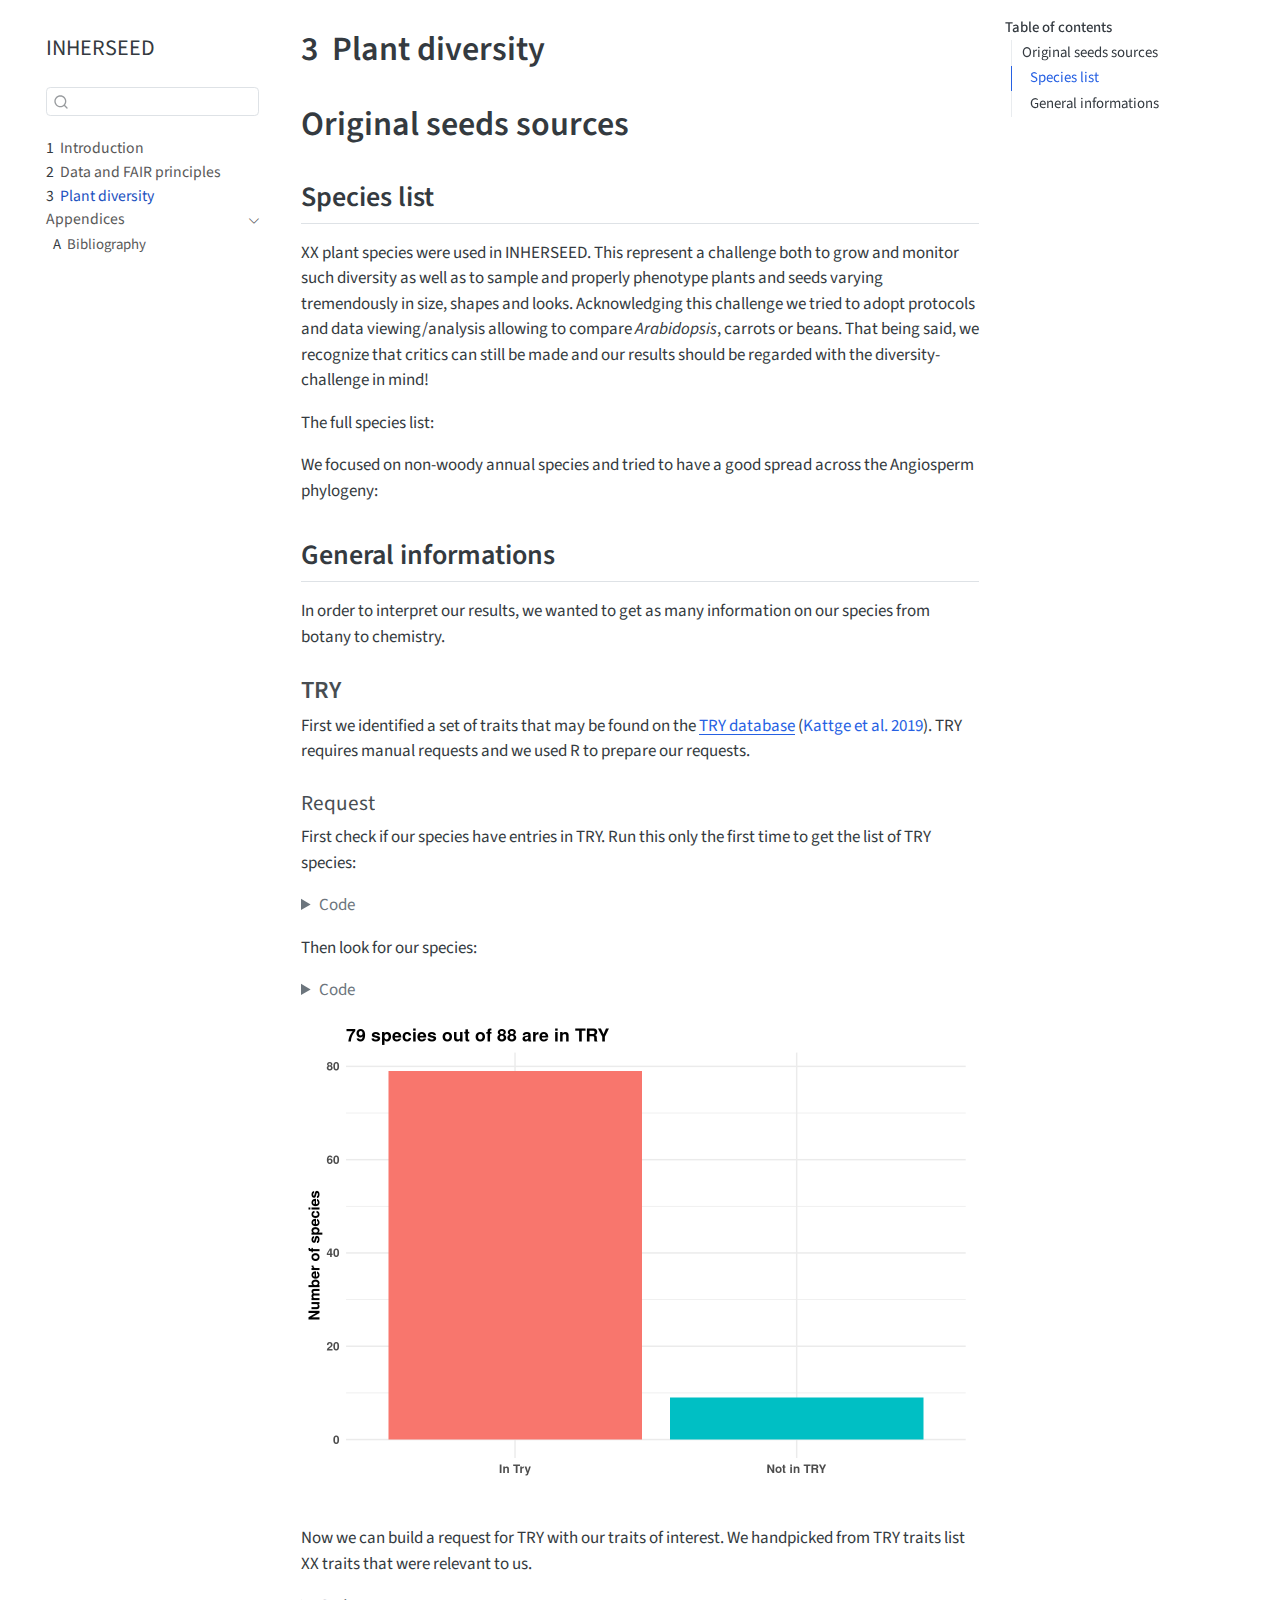
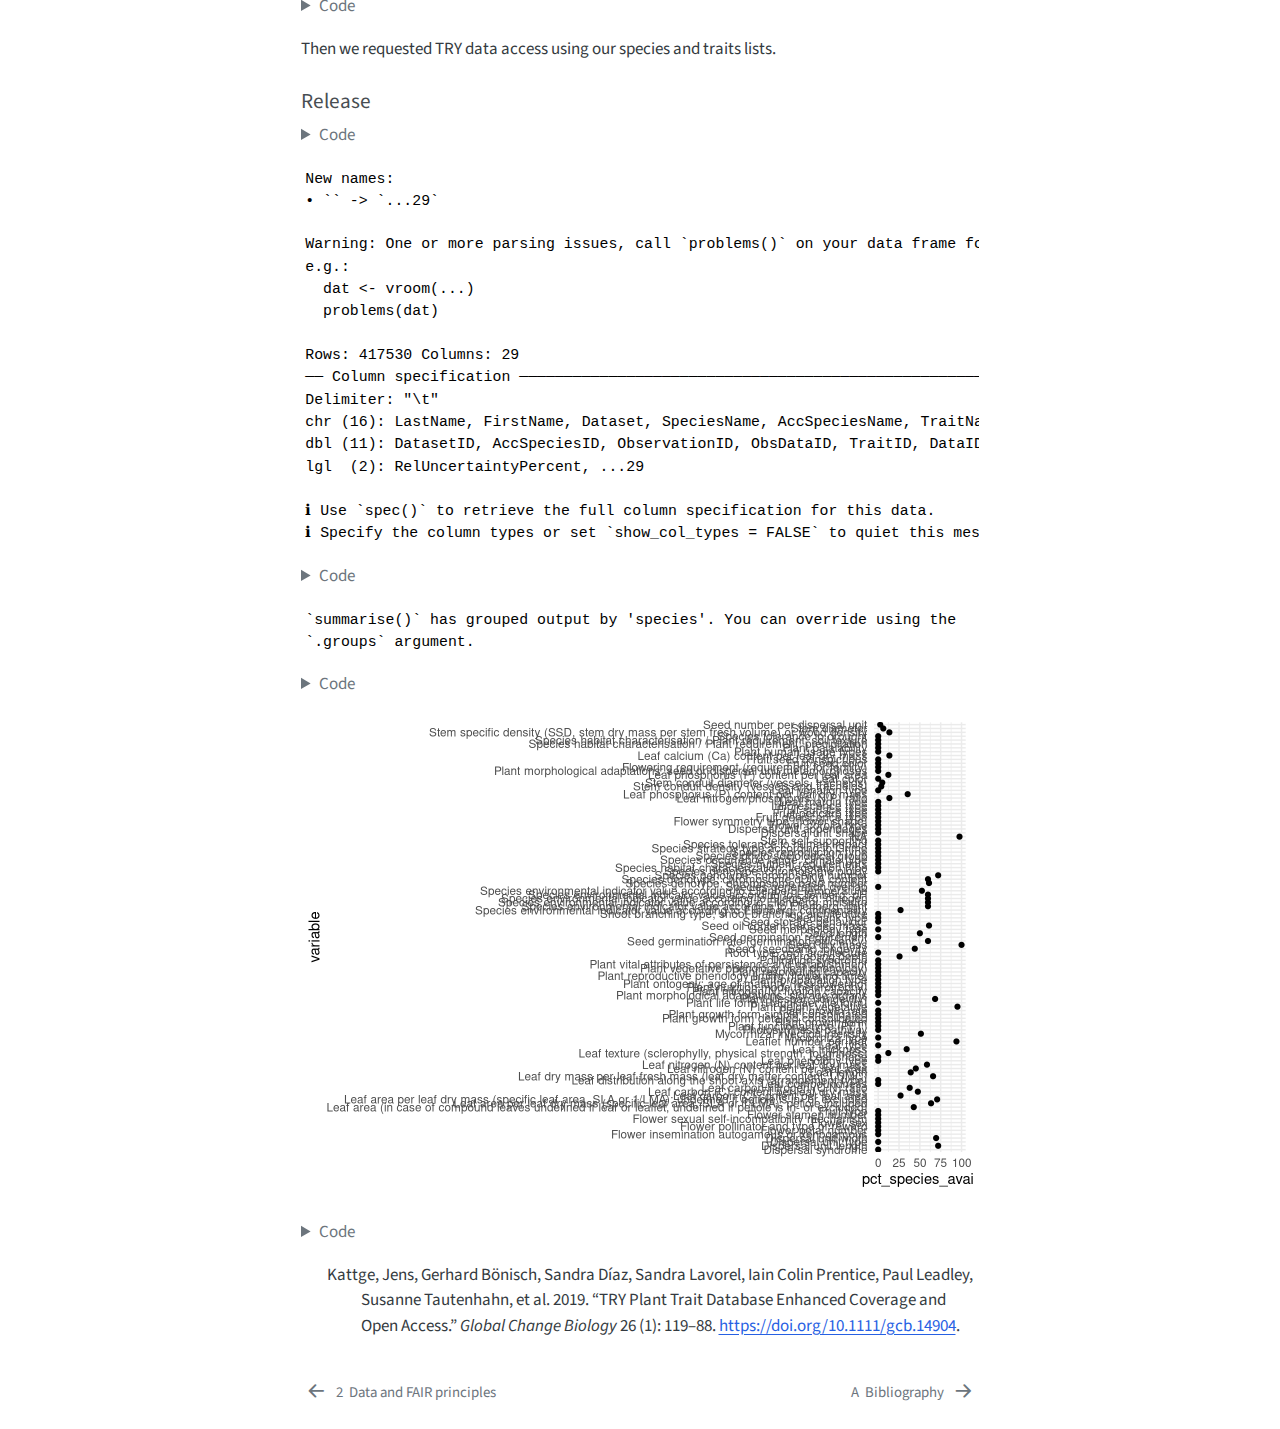
<file: docs/02-plant_diversity.html>
<!DOCTYPE html>
<html xmlns="http://www.w3.org/1999/xhtml" lang="en" xml:lang="en"><head>

<meta charset="utf-8">
<meta name="generator" content="quarto-1.5.57">

<meta name="viewport" content="width=device-width, initial-scale=1.0, user-scalable=yes">


<title>3&nbsp; Plant diversity – INHERSEED</title>
<style>
code{white-space: pre-wrap;}
span.smallcaps{font-variant: small-caps;}
div.columns{display: flex; gap: min(4vw, 1.5em);}
div.column{flex: auto; overflow-x: auto;}
div.hanging-indent{margin-left: 1.5em; text-indent: -1.5em;}
ul.task-list{list-style: none;}
ul.task-list li input[type="checkbox"] {
  width: 0.8em;
  margin: 0 0.8em 0.2em -1em; /* quarto-specific, see https://github.com/quarto-dev/quarto-cli/issues/4556 */ 
  vertical-align: middle;
}
/* CSS for syntax highlighting */
pre > code.sourceCode { white-space: pre; position: relative; }
pre > code.sourceCode > span { line-height: 1.25; }
pre > code.sourceCode > span:empty { height: 1.2em; }
.sourceCode { overflow: visible; }
code.sourceCode > span { color: inherit; text-decoration: inherit; }
div.sourceCode { margin: 1em 0; }
pre.sourceCode { margin: 0; }
@media screen {
div.sourceCode { overflow: auto; }
}
@media print {
pre > code.sourceCode { white-space: pre-wrap; }
pre > code.sourceCode > span { display: inline-block; text-indent: -5em; padding-left: 5em; }
}
pre.numberSource code
  { counter-reset: source-line 0; }
pre.numberSource code > span
  { position: relative; left: -4em; counter-increment: source-line; }
pre.numberSource code > span > a:first-child::before
  { content: counter(source-line);
    position: relative; left: -1em; text-align: right; vertical-align: baseline;
    border: none; display: inline-block;
    -webkit-touch-callout: none; -webkit-user-select: none;
    -khtml-user-select: none; -moz-user-select: none;
    -ms-user-select: none; user-select: none;
    padding: 0 4px; width: 4em;
  }
pre.numberSource { margin-left: 3em;  padding-left: 4px; }
div.sourceCode
  {   }
@media screen {
pre > code.sourceCode > span > a:first-child::before { text-decoration: underline; }
}
/* CSS for citations */
div.csl-bib-body { }
div.csl-entry {
  clear: both;
  margin-bottom: 0em;
}
.hanging-indent div.csl-entry {
  margin-left:2em;
  text-indent:-2em;
}
div.csl-left-margin {
  min-width:2em;
  float:left;
}
div.csl-right-inline {
  margin-left:2em;
  padding-left:1em;
}
div.csl-indent {
  margin-left: 2em;
}</style>


<script src="site_libs/quarto-nav/quarto-nav.js"></script>
<script src="site_libs/quarto-nav/headroom.min.js"></script>
<script src="site_libs/clipboard/clipboard.min.js"></script>
<script src="site_libs/quarto-search/autocomplete.umd.js"></script>
<script src="site_libs/quarto-search/fuse.min.js"></script>
<script src="site_libs/quarto-search/quarto-search.js"></script>
<meta name="quarto:offset" content="./">
<link href="./99-references.html" rel="next">
<link href="./01-data_framework.html" rel="prev">
<script src="site_libs/quarto-html/quarto.js"></script>
<script src="site_libs/quarto-html/popper.min.js"></script>
<script src="site_libs/quarto-html/tippy.umd.min.js"></script>
<script src="site_libs/quarto-html/anchor.min.js"></script>
<link href="site_libs/quarto-html/tippy.css" rel="stylesheet">
<link href="site_libs/quarto-html/quarto-syntax-highlighting.css" rel="stylesheet" id="quarto-text-highlighting-styles">
<script src="site_libs/bootstrap/bootstrap.min.js"></script>
<link href="site_libs/bootstrap/bootstrap-icons.css" rel="stylesheet">
<link href="site_libs/bootstrap/bootstrap.min.css" rel="stylesheet" id="quarto-bootstrap" data-mode="light">
<script id="quarto-search-options" type="application/json">{
  "location": "sidebar",
  "copy-button": false,
  "collapse-after": 3,
  "panel-placement": "start",
  "type": "textbox",
  "limit": 50,
  "keyboard-shortcut": [
    "f",
    "/",
    "s"
  ],
  "show-item-context": false,
  "language": {
    "search-no-results-text": "No results",
    "search-matching-documents-text": "matching documents",
    "search-copy-link-title": "Copy link to search",
    "search-hide-matches-text": "Hide additional matches",
    "search-more-match-text": "more match in this document",
    "search-more-matches-text": "more matches in this document",
    "search-clear-button-title": "Clear",
    "search-text-placeholder": "",
    "search-detached-cancel-button-title": "Cancel",
    "search-submit-button-title": "Submit",
    "search-label": "Search"
  }
}</script>


</head>

<body class="nav-sidebar floating">

<div id="quarto-search-results"></div>
  <header id="quarto-header" class="headroom fixed-top">
  <nav class="quarto-secondary-nav">
    <div class="container-fluid d-flex">
      <button type="button" class="quarto-btn-toggle btn" data-bs-toggle="collapse" role="button" data-bs-target=".quarto-sidebar-collapse-item" aria-controls="quarto-sidebar" aria-expanded="false" aria-label="Toggle sidebar navigation" onclick="if (window.quartoToggleHeadroom) { window.quartoToggleHeadroom(); }">
        <i class="bi bi-layout-text-sidebar-reverse"></i>
      </button>
        <nav class="quarto-page-breadcrumbs" aria-label="breadcrumb"><ol class="breadcrumb"><li class="breadcrumb-item"><a href="./02-plant_diversity.html"><span class="chapter-number">3</span>&nbsp; <span class="chapter-title">Plant diversity</span></a></li></ol></nav>
        <a class="flex-grow-1" role="navigation" data-bs-toggle="collapse" data-bs-target=".quarto-sidebar-collapse-item" aria-controls="quarto-sidebar" aria-expanded="false" aria-label="Toggle sidebar navigation" onclick="if (window.quartoToggleHeadroom) { window.quartoToggleHeadroom(); }">      
        </a>
      <button type="button" class="btn quarto-search-button" aria-label="Search" onclick="window.quartoOpenSearch();">
        <i class="bi bi-search"></i>
      </button>
    </div>
  </nav>
</header>
<!-- content -->
<div id="quarto-content" class="quarto-container page-columns page-rows-contents page-layout-article">
<!-- sidebar -->
  <nav id="quarto-sidebar" class="sidebar collapse collapse-horizontal quarto-sidebar-collapse-item sidebar-navigation floating overflow-auto">
    <div class="pt-lg-2 mt-2 text-left sidebar-header">
    <div class="sidebar-title mb-0 py-0">
      <a href="./">INHERSEED</a> 
    </div>
      </div>
        <div class="mt-2 flex-shrink-0 align-items-center">
        <div class="sidebar-search">
        <div id="quarto-search" class="" title="Search"></div>
        </div>
        </div>
    <div class="sidebar-menu-container"> 
    <ul class="list-unstyled mt-1">
        <li class="sidebar-item">
  <div class="sidebar-item-container"> 
  <a href="./index.html" class="sidebar-item-text sidebar-link">
 <span class="menu-text"><span class="chapter-number">1</span>&nbsp; <span class="chapter-title">Introduction</span></span></a>
  </div>
</li>
        <li class="sidebar-item">
  <div class="sidebar-item-container"> 
  <a href="./01-data_framework.html" class="sidebar-item-text sidebar-link">
 <span class="menu-text"><span class="chapter-number">2</span>&nbsp; <span class="chapter-title">Data and FAIR principles</span></span></a>
  </div>
</li>
        <li class="sidebar-item">
  <div class="sidebar-item-container"> 
  <a href="./02-plant_diversity.html" class="sidebar-item-text sidebar-link active">
 <span class="menu-text"><span class="chapter-number">3</span>&nbsp; <span class="chapter-title">Plant diversity</span></span></a>
  </div>
</li>
        <li class="sidebar-item sidebar-item-section">
      <div class="sidebar-item-container"> 
            <a class="sidebar-item-text sidebar-link text-start" data-bs-toggle="collapse" data-bs-target="#quarto-sidebar-section-1" role="navigation" aria-expanded="true">
 <span class="menu-text">Appendices</span></a>
          <a class="sidebar-item-toggle text-start" data-bs-toggle="collapse" data-bs-target="#quarto-sidebar-section-1" role="navigation" aria-expanded="true" aria-label="Toggle section">
            <i class="bi bi-chevron-right ms-2"></i>
          </a> 
      </div>
      <ul id="quarto-sidebar-section-1" class="collapse list-unstyled sidebar-section depth1 show">  
          <li class="sidebar-item">
  <div class="sidebar-item-container"> 
  <a href="./99-references.html" class="sidebar-item-text sidebar-link">
 <span class="menu-text"><span class="chapter-number">A</span>&nbsp; <span class="chapter-title">Bibliography</span></span></a>
  </div>
</li>
      </ul>
  </li>
    </ul>
    </div>
</nav>
<div id="quarto-sidebar-glass" class="quarto-sidebar-collapse-item" data-bs-toggle="collapse" data-bs-target=".quarto-sidebar-collapse-item"></div>
<!-- margin-sidebar -->
    <div id="quarto-margin-sidebar" class="sidebar margin-sidebar">
        <nav id="TOC" role="doc-toc" class="toc-active">
    <h2 id="toc-title">Table of contents</h2>
   
  <ul>
  <li><a href="#original-seeds-sources" id="toc-original-seeds-sources" class="nav-link active" data-scroll-target="#original-seeds-sources">Original seeds sources</a>
  <ul class="collapse">
  <li><a href="#species-list" id="toc-species-list" class="nav-link" data-scroll-target="#species-list">Species list</a></li>
  <li><a href="#general-informations" id="toc-general-informations" class="nav-link" data-scroll-target="#general-informations">General informations</a>
  <ul class="collapse">
  <li><a href="#try" id="toc-try" class="nav-link" data-scroll-target="#try">TRY</a></li>
  </ul></li>
  </ul></li>
  </ul>
</nav>
    </div>
<!-- main -->
<main class="content" id="quarto-document-content">

<header id="title-block-header" class="quarto-title-block default">
<div class="quarto-title">
<h1 class="title"><span class="chapter-number">3</span>&nbsp; <span class="chapter-title">Plant diversity</span></h1>
</div>



<div class="quarto-title-meta">

    
  
    
  </div>
  


</header>


<section id="original-seeds-sources" class="level1">
<h1>Original seeds sources</h1>
<section id="species-list" class="level2">
<h2 class="anchored" data-anchor-id="species-list">Species list</h2>
<p>XX plant species were used in INHERSEED. This represent a challenge both to grow and monitor such diversity as well as to sample and properly phenotype plants and seeds varying tremendously in size, shapes and looks. Acknowledging this challenge we tried to adopt protocols and data viewing/analysis allowing to compare <em>Arabidopsis</em>, carrots or beans. That being said, we recognize that critics can still be made and our results should be regarded with the diversity-challenge in mind!</p>
<p>The full species list:</p>
<p>We focused on non-woody annual species and tried to have a good spread across the Angiosperm phylogeny:</p>
</section>
<section id="general-informations" class="level2">
<h2 class="anchored" data-anchor-id="general-informations">General informations</h2>
<p>In order to interpret our results, we wanted to get as many information on our species from botany to chemistry.</p>
<section id="try" class="level3">
<h3 class="anchored" data-anchor-id="try">TRY</h3>
<p>First we identified a set of traits that may be found on the <a href="https://www.try-db.org/">TRY database</a> <span class="citation" data-cites="kattge2019">(<a href="#ref-kattge2019" role="doc-biblioref">Kattge et al. 2019</a>)</span>. TRY requires manual requests and we used R to prepare our requests.</p>
<section id="request" class="level4">
<h4 class="anchored" data-anchor-id="request">Request</h4>
<p>First check if our species have entries in TRY. Run this only the first time to get the list of TRY species:</p>
<div class="cell">
<details class="code-fold">
<summary>Code</summary>
<div class="sourceCode cell-code" id="cb1"><pre class="sourceCode r code-with-copy"><code class="sourceCode r"><span id="cb1-1"><a href="#cb1-1" aria-hidden="true" tabindex="-1"></a><span class="co"># download.file('https://try-db.org/dnld/TryAccSpecies.txt', destfile = "data/TRY/TryAccSpecies.tsv", method = "wget", extra = "-r -p --random-wait", quiet = T)</span></span></code><button title="Copy to Clipboard" class="code-copy-button"><i class="bi"></i></button></pre></div>
</details>
</div>
<p>Then look for our species:</p>
<div class="cell">
<details class="code-fold">
<summary>Code</summary>
<div class="sourceCode cell-code" id="cb2"><pre class="sourceCode r code-with-copy"><code class="sourceCode r"><span id="cb2-1"><a href="#cb2-1" aria-hidden="true" tabindex="-1"></a><span class="co">#get our species list</span></span>
<span id="cb2-2"><a href="#cb2-2" aria-hidden="true" tabindex="-1"></a>species_list <span class="ot">&lt;-</span> readr<span class="sc">::</span><span class="fu">read_tsv</span>(<span class="st">"data/species_list_INHERSEED.tsv"</span>)</span>
<span id="cb2-3"><a href="#cb2-3" aria-hidden="true" tabindex="-1"></a><span class="co">#check overlap and merge</span></span>
<span id="cb2-4"><a href="#cb2-4" aria-hidden="true" tabindex="-1"></a>try_sp <span class="ot">&lt;-</span> species_list <span class="sc">%&gt;%</span></span>
<span id="cb2-5"><a href="#cb2-5" aria-hidden="true" tabindex="-1"></a>  <span class="fu">rename</span>(<span class="at">scientific_cleaned =</span> species_for_tree)<span class="sc">%&gt;%</span></span>
<span id="cb2-6"><a href="#cb2-6" aria-hidden="true" tabindex="-1"></a>  <span class="fu">select</span>(scientific_cleaned) <span class="sc">%&gt;%</span></span>
<span id="cb2-7"><a href="#cb2-7" aria-hidden="true" tabindex="-1"></a>  <span class="fu">mutate</span>(<span class="at">scientific_cleaned=</span><span class="fu">ifelse</span>(scientific_cleaned<span class="sc">==</span><span class="st">"Legousia veneris"</span>,<span class="st">"Legousia speculum-veneris"</span>,scientific_cleaned))<span class="sc">%&gt;%</span> <span class="co">#rename that species properly</span></span>
<span id="cb2-8"><a href="#cb2-8" aria-hidden="true" tabindex="-1"></a>  <span class="fu">na.omit</span>() <span class="sc">%&gt;%</span></span>
<span id="cb2-9"><a href="#cb2-9" aria-hidden="true" tabindex="-1"></a>  <span class="fu">unique</span>() <span class="sc">%&gt;%</span></span>
<span id="cb2-10"><a href="#cb2-10" aria-hidden="true" tabindex="-1"></a>  <span class="fu">left_join</span>(readr<span class="sc">::</span><span class="fu">read_tsv</span>(<span class="st">"data/TRY/TryAccSpecies.txt"</span>),</span>
<span id="cb2-11"><a href="#cb2-11" aria-hidden="true" tabindex="-1"></a>            <span class="at">by =</span> <span class="fu">c</span>(<span class="st">"scientific_cleaned"</span> <span class="ot">=</span> <span class="st">"AccSpeciesName"</span>)</span>
<span id="cb2-12"><a href="#cb2-12" aria-hidden="true" tabindex="-1"></a>  )</span>
<span id="cb2-13"><a href="#cb2-13" aria-hidden="true" tabindex="-1"></a></span>
<span id="cb2-14"><a href="#cb2-14" aria-hidden="true" tabindex="-1"></a><span class="co">#species not in try</span></span>
<span id="cb2-15"><a href="#cb2-15" aria-hidden="true" tabindex="-1"></a>try_sp<span class="sc">%&gt;%</span></span>
<span id="cb2-16"><a href="#cb2-16" aria-hidden="true" tabindex="-1"></a>  <span class="fu">mutate</span>(<span class="at">is_in_try=</span><span class="fu">ifelse</span>(<span class="fu">is.na</span>(AccSpeciesID),<span class="st">"Not in TRY"</span>,<span class="st">"In Try"</span>))<span class="sc">%&gt;%</span></span>
<span id="cb2-17"><a href="#cb2-17" aria-hidden="true" tabindex="-1"></a>  <span class="fu">ggplot</span>(<span class="fu">aes</span>(<span class="at">x=</span>is_in_try,<span class="at">fill=</span>is_in_try))<span class="sc">+</span></span>
<span id="cb2-18"><a href="#cb2-18" aria-hidden="true" tabindex="-1"></a>  <span class="fu">geom_bar</span>(<span class="at">stat =</span> <span class="st">"count"</span>)<span class="sc">+</span></span>
<span id="cb2-19"><a href="#cb2-19" aria-hidden="true" tabindex="-1"></a>  <span class="fu">theme_minimal</span>()<span class="sc">+</span></span>
<span id="cb2-20"><a href="#cb2-20" aria-hidden="true" tabindex="-1"></a>  <span class="fu">ylab</span>(<span class="st">"Number of species"</span>)<span class="sc">+</span></span>
<span id="cb2-21"><a href="#cb2-21" aria-hidden="true" tabindex="-1"></a>  <span class="fu">xlab</span>(<span class="st">""</span>)<span class="sc">+</span></span>
<span id="cb2-22"><a href="#cb2-22" aria-hidden="true" tabindex="-1"></a>  <span class="fu">theme</span>(<span class="at">legend.position =</span> <span class="st">"none"</span>,</span>
<span id="cb2-23"><a href="#cb2-23" aria-hidden="true" tabindex="-1"></a>        <span class="at">text =</span> <span class="fu">element_text</span>(<span class="at">face=</span><span class="st">"bold"</span>))<span class="sc">+</span></span>
<span id="cb2-24"><a href="#cb2-24" aria-hidden="true" tabindex="-1"></a>  <span class="fu">ggtitle</span>(<span class="fu">paste0</span>(<span class="fu">sum</span>(<span class="sc">!</span><span class="fu">is.na</span>(try_sp<span class="sc">$</span>AccSpeciesID)),<span class="st">" species out of "</span>, <span class="fu">nrow</span>(try_sp),<span class="st">" are in TRY"</span>))</span></code><button title="Copy to Clipboard" class="code-copy-button"><i class="bi"></i></button></pre></div>
</details>
<div class="cell-output-display">
<div>
<figure class="figure">
<p><img src="02-plant_diversity_files/figure-html/unnamed-chunk-2-1.png" class="img-fluid figure-img" width="672"></p>
</figure>
</div>
</div>
</div>
<p>Now we can build a request for TRY with our traits of interest. We handpicked from TRY traits list XX traits that were relevant to us.</p>
<div class="cell">
<details class="code-fold">
<summary>Code</summary>
<div class="sourceCode cell-code" id="cb3"><pre class="sourceCode r code-with-copy"><code class="sourceCode r"><span id="cb3-1"><a href="#cb3-1" aria-hidden="true" tabindex="-1"></a>try_request <span class="ot">&lt;-</span> try_sp<span class="sc">%&gt;%</span></span>
<span id="cb3-2"><a href="#cb3-2" aria-hidden="true" tabindex="-1"></a>  <span class="fu">summarise</span>(<span class="at">species_list=</span><span class="fu">paste0</span>(AccSpeciesID,<span class="at">collapse =</span> <span class="st">", "</span>))</span>
<span id="cb3-3"><a href="#cb3-3" aria-hidden="true" tabindex="-1"></a>try_request<span class="sc">%&gt;%</span></span>
<span id="cb3-4"><a href="#cb3-4" aria-hidden="true" tabindex="-1"></a>  readr<span class="sc">::</span><span class="fu">write_tsv</span>(<span class="st">"data/TRY/requests/TryReqSpecies.tsv"</span>)</span>
<span id="cb3-5"><a href="#cb3-5" aria-hidden="true" tabindex="-1"></a></span>
<span id="cb3-6"><a href="#cb3-6" aria-hidden="true" tabindex="-1"></a>traits_try <span class="ot">&lt;-</span> readxl<span class="sc">::</span><span class="fu">read_xlsx</span>(<span class="st">"data/TRY/traits_of_interest/Traits repro TRY database.xlsx"</span>)</span>
<span id="cb3-7"><a href="#cb3-7" aria-hidden="true" tabindex="-1"></a>try_request_traits <span class="ot">&lt;-</span> traits_try<span class="sc">%&gt;%</span></span>
<span id="cb3-8"><a href="#cb3-8" aria-hidden="true" tabindex="-1"></a>  <span class="fu">filter</span>(tokeep<span class="sc">==</span><span class="st">"y"</span>)<span class="sc">%&gt;%</span></span>
<span id="cb3-9"><a href="#cb3-9" aria-hidden="true" tabindex="-1"></a>  <span class="fu">select</span>(TraitID)<span class="sc">%&gt;%</span></span>
<span id="cb3-10"><a href="#cb3-10" aria-hidden="true" tabindex="-1"></a>  <span class="fu">summarise</span>(<span class="at">traits_list=</span><span class="fu">paste0</span>(TraitID,<span class="at">collapse =</span> <span class="st">", "</span>))</span>
<span id="cb3-11"><a href="#cb3-11" aria-hidden="true" tabindex="-1"></a>try_request_traits<span class="sc">%&gt;%</span></span>
<span id="cb3-12"><a href="#cb3-12" aria-hidden="true" tabindex="-1"></a>  readr<span class="sc">::</span><span class="fu">write_tsv</span>(<span class="st">"data/TRY/requests/TryReqTraits.tsv"</span>)</span>
<span id="cb3-13"><a href="#cb3-13" aria-hidden="true" tabindex="-1"></a><span class="co"># 41259 - ID of the first request</span></span></code><button title="Copy to Clipboard" class="code-copy-button"><i class="bi"></i></button></pre></div>
</details>
</div>
<p>Then we requested TRY data access using our species and traits lists.</p>
</section>
<section id="release" class="level4">
<h4 class="anchored" data-anchor-id="release">Release</h4>
<div class="cell">
<details class="code-fold">
<summary>Code</summary>
<div class="sourceCode cell-code" id="cb4"><pre class="sourceCode r code-with-copy"><code class="sourceCode r"><span id="cb4-1"><a href="#cb4-1" aria-hidden="true" tabindex="-1"></a>try_release <span class="ot">&lt;-</span> readr<span class="sc">::</span><span class="fu">read_tsv</span>(<span class="st">"data/TRY/release/41259_1905202519280_TRY_relaease/41259.txt"</span>)</span></code><button title="Copy to Clipboard" class="code-copy-button"><i class="bi"></i></button></pre></div>
</details>
<div class="cell-output cell-output-stderr">
<pre><code>New names:
• `` -&gt; `...29`</code></pre>
</div>
<div class="cell-output cell-output-stderr">
<pre><code>Warning: One or more parsing issues, call `problems()` on your data frame for details,
e.g.:
  dat &lt;- vroom(...)
  problems(dat)</code></pre>
</div>
<div class="cell-output cell-output-stderr">
<pre><code>Rows: 417530 Columns: 29
── Column specification ────────────────────────────────────────────────────────
Delimiter: "\t"
chr (16): LastName, FirstName, Dataset, SpeciesName, AccSpeciesName, TraitNa...
dbl (11): DatasetID, AccSpeciesID, ObservationID, ObsDataID, TraitID, DataID...
lgl  (2): RelUncertaintyPercent, ...29

ℹ Use `spec()` to retrieve the full column specification for this data.
ℹ Specify the column types or set `show_col_types = FALSE` to quiet this message.</code></pre>
</div>
<details class="code-fold">
<summary>Code</summary>
<div class="sourceCode cell-code" id="cb8"><pre class="sourceCode r code-with-copy"><code class="sourceCode r"><span id="cb8-1"><a href="#cb8-1" aria-hidden="true" tabindex="-1"></a>try_release <span class="sc">%&lt;&gt;%</span></span>
<span id="cb8-2"><a href="#cb8-2" aria-hidden="true" tabindex="-1"></a>  <span class="fu">select</span>(AccSpeciesName, TraitName, StdValue) <span class="sc">%&gt;%</span></span>
<span id="cb8-3"><a href="#cb8-3" aria-hidden="true" tabindex="-1"></a>  <span class="fu">rename</span>(</span>
<span id="cb8-4"><a href="#cb8-4" aria-hidden="true" tabindex="-1"></a>    <span class="at">species =</span> AccSpeciesName,</span>
<span id="cb8-5"><a href="#cb8-5" aria-hidden="true" tabindex="-1"></a>    <span class="at">trait =</span> TraitName,</span>
<span id="cb8-6"><a href="#cb8-6" aria-hidden="true" tabindex="-1"></a>    <span class="at">value =</span> StdValue</span>
<span id="cb8-7"><a href="#cb8-7" aria-hidden="true" tabindex="-1"></a>  ) <span class="sc">%&gt;%</span></span>
<span id="cb8-8"><a href="#cb8-8" aria-hidden="true" tabindex="-1"></a>  <span class="fu">group_by</span>(species, trait) <span class="sc">%&gt;%</span></span>
<span id="cb8-9"><a href="#cb8-9" aria-hidden="true" tabindex="-1"></a>  <span class="fu">summarise</span>(<span class="at">value =</span> <span class="fu">mean</span>(<span class="fu">as.numeric</span>(value), <span class="at">na.rm =</span> <span class="cn">TRUE</span>)) <span class="sc">%&gt;%</span></span>
<span id="cb8-10"><a href="#cb8-10" aria-hidden="true" tabindex="-1"></a>  tidyr<span class="sc">::</span><span class="fu">pivot_wider</span>(<span class="at">values_from =</span> <span class="st">"value"</span>, <span class="at">names_from =</span> <span class="st">"trait"</span>)<span class="sc">%&gt;%</span></span>
<span id="cb8-11"><a href="#cb8-11" aria-hidden="true" tabindex="-1"></a>  <span class="fu">mutate</span>(<span class="fu">across</span>(<span class="fu">everything</span>(),<span class="sc">~</span><span class="fu">ifelse</span>(.x<span class="sc">==</span><span class="st">"NaN"</span>,<span class="cn">NA</span>,.x)))</span></code><button title="Copy to Clipboard" class="code-copy-button"><i class="bi"></i></button></pre></div>
</details>
<div class="cell-output cell-output-stderr">
<pre><code>`summarise()` has grouped output by 'species'. You can override using the
`.groups` argument.</code></pre>
</div>
<details class="code-fold">
<summary>Code</summary>
<div class="sourceCode cell-code" id="cb10"><pre class="sourceCode r code-with-copy"><code class="sourceCode r"><span id="cb10-1"><a href="#cb10-1" aria-hidden="true" tabindex="-1"></a>try_release<span class="sc">%&gt;%</span></span>
<span id="cb10-2"><a href="#cb10-2" aria-hidden="true" tabindex="-1"></a>  reshape2<span class="sc">::</span><span class="fu">melt</span>(<span class="at">id.vars=</span><span class="fu">c</span>(<span class="st">"species"</span>))<span class="sc">%&gt;%</span></span>
<span id="cb10-3"><a href="#cb10-3" aria-hidden="true" tabindex="-1"></a>  <span class="fu">group_by</span>(variable)<span class="sc">%&gt;%</span></span>
<span id="cb10-4"><a href="#cb10-4" aria-hidden="true" tabindex="-1"></a>  <span class="fu">mutate</span>(<span class="at">is_na_var=</span><span class="fu">ifelse</span>(<span class="fu">is.na</span>(value),<span class="dv">0</span>,<span class="dv">1</span>))<span class="sc">%&gt;%</span></span>
<span id="cb10-5"><a href="#cb10-5" aria-hidden="true" tabindex="-1"></a>  <span class="fu">summarise</span>(<span class="at">pct_species_avail=</span>(<span class="fu">sum</span>(is_na_var)<span class="sc">/</span><span class="dv">82</span>)<span class="sc">*</span><span class="dv">100</span>)<span class="sc">%&gt;%</span></span>
<span id="cb10-6"><a href="#cb10-6" aria-hidden="true" tabindex="-1"></a>  <span class="fu">ggplot</span>(<span class="fu">aes</span>(<span class="at">x=</span>pct_species_avail,<span class="at">y=</span>variable))<span class="sc">+</span></span>
<span id="cb10-7"><a href="#cb10-7" aria-hidden="true" tabindex="-1"></a>  <span class="fu">geom_point</span>()<span class="sc">+</span></span>
<span id="cb10-8"><a href="#cb10-8" aria-hidden="true" tabindex="-1"></a>  <span class="fu">theme_minimal</span>()</span></code><button title="Copy to Clipboard" class="code-copy-button"><i class="bi"></i></button></pre></div>
</details>
<div class="cell-output-display">
<div>
<figure class="figure">
<p><img src="02-plant_diversity_files/figure-html/unnamed-chunk-4-1.png" class="img-fluid figure-img" width="672"></p>
</figure>
</div>
</div>
<details class="code-fold">
<summary>Code</summary>
<div class="sourceCode cell-code" id="cb11"><pre class="sourceCode r code-with-copy"><code class="sourceCode r"><span id="cb11-1"><a href="#cb11-1" aria-hidden="true" tabindex="-1"></a>try_release<span class="sc">%&gt;%</span></span>
<span id="cb11-2"><a href="#cb11-2" aria-hidden="true" tabindex="-1"></a>  reshape2<span class="sc">::</span><span class="fu">melt</span>(<span class="at">id.vars=</span><span class="fu">c</span>(<span class="st">"species"</span>))<span class="sc">%&gt;%</span></span>
<span id="cb11-3"><a href="#cb11-3" aria-hidden="true" tabindex="-1"></a>  <span class="fu">group_by</span>(variable)<span class="sc">%&gt;%</span></span>
<span id="cb11-4"><a href="#cb11-4" aria-hidden="true" tabindex="-1"></a>  <span class="fu">mutate</span>(<span class="at">is_na_var=</span><span class="fu">ifelse</span>(<span class="fu">is.na</span>(value),<span class="dv">0</span>,<span class="dv">1</span>))<span class="sc">%&gt;%</span></span>
<span id="cb11-5"><a href="#cb11-5" aria-hidden="true" tabindex="-1"></a>  <span class="fu">summarise</span>(<span class="at">pct_species_avail=</span>(<span class="fu">sum</span>(is_na_var)<span class="sc">/</span><span class="dv">82</span>)<span class="sc">*</span><span class="dv">100</span>)<span class="sc">%&gt;%</span></span>
<span id="cb11-6"><a href="#cb11-6" aria-hidden="true" tabindex="-1"></a>  <span class="fu">filter</span>(pct_species_avail<span class="sc">&gt;</span><span class="dv">0</span>)<span class="sc">%&gt;%</span></span>
<span id="cb11-7"><a href="#cb11-7" aria-hidden="true" tabindex="-1"></a>  readr<span class="sc">::</span><span class="fu">write_tsv</span>(<span class="st">"data/TRY/release/traits_with_some_values.tsv"</span>)</span></code><button title="Copy to Clipboard" class="code-copy-button"><i class="bi"></i></button></pre></div>
</details>
</div>


<div id="refs" class="references csl-bib-body hanging-indent" data-entry-spacing="0" role="list">
<div id="ref-kattge2019" class="csl-entry" role="listitem">
Kattge, Jens, Gerhard Bönisch, Sandra Díaz, Sandra Lavorel, Iain Colin Prentice, Paul Leadley, Susanne Tautenhahn, et al. 2019. <span>“TRY Plant Trait Database <span></span> Enhanced Coverage and Open Access.”</span> <em>Global Change Biology</em> 26 (1): 119–88. <a href="https://doi.org/10.1111/gcb.14904">https://doi.org/10.1111/gcb.14904</a>.
</div>
</div>
</section>
</section>
</section>
</section>

</main> <!-- /main -->
<script id="quarto-html-after-body" type="application/javascript">
window.document.addEventListener("DOMContentLoaded", function (event) {
  const toggleBodyColorMode = (bsSheetEl) => {
    const mode = bsSheetEl.getAttribute("data-mode");
    const bodyEl = window.document.querySelector("body");
    if (mode === "dark") {
      bodyEl.classList.add("quarto-dark");
      bodyEl.classList.remove("quarto-light");
    } else {
      bodyEl.classList.add("quarto-light");
      bodyEl.classList.remove("quarto-dark");
    }
  }
  const toggleBodyColorPrimary = () => {
    const bsSheetEl = window.document.querySelector("link#quarto-bootstrap");
    if (bsSheetEl) {
      toggleBodyColorMode(bsSheetEl);
    }
  }
  toggleBodyColorPrimary();  
  const icon = "";
  const anchorJS = new window.AnchorJS();
  anchorJS.options = {
    placement: 'right',
    icon: icon
  };
  anchorJS.add('.anchored');
  const isCodeAnnotation = (el) => {
    for (const clz of el.classList) {
      if (clz.startsWith('code-annotation-')) {                     
        return true;
      }
    }
    return false;
  }
  const onCopySuccess = function(e) {
    // button target
    const button = e.trigger;
    // don't keep focus
    button.blur();
    // flash "checked"
    button.classList.add('code-copy-button-checked');
    var currentTitle = button.getAttribute("title");
    button.setAttribute("title", "Copied!");
    let tooltip;
    if (window.bootstrap) {
      button.setAttribute("data-bs-toggle", "tooltip");
      button.setAttribute("data-bs-placement", "left");
      button.setAttribute("data-bs-title", "Copied!");
      tooltip = new bootstrap.Tooltip(button, 
        { trigger: "manual", 
          customClass: "code-copy-button-tooltip",
          offset: [0, -8]});
      tooltip.show();    
    }
    setTimeout(function() {
      if (tooltip) {
        tooltip.hide();
        button.removeAttribute("data-bs-title");
        button.removeAttribute("data-bs-toggle");
        button.removeAttribute("data-bs-placement");
      }
      button.setAttribute("title", currentTitle);
      button.classList.remove('code-copy-button-checked');
    }, 1000);
    // clear code selection
    e.clearSelection();
  }
  const getTextToCopy = function(trigger) {
      const codeEl = trigger.previousElementSibling.cloneNode(true);
      for (const childEl of codeEl.children) {
        if (isCodeAnnotation(childEl)) {
          childEl.remove();
        }
      }
      return codeEl.innerText;
  }
  const clipboard = new window.ClipboardJS('.code-copy-button:not([data-in-quarto-modal])', {
    text: getTextToCopy
  });
  clipboard.on('success', onCopySuccess);
  if (window.document.getElementById('quarto-embedded-source-code-modal')) {
    // For code content inside modals, clipBoardJS needs to be initialized with a container option
    // TODO: Check when it could be a function (https://github.com/zenorocha/clipboard.js/issues/860)
    const clipboardModal = new window.ClipboardJS('.code-copy-button[data-in-quarto-modal]', {
      text: getTextToCopy,
      container: window.document.getElementById('quarto-embedded-source-code-modal')
    });
    clipboardModal.on('success', onCopySuccess);
  }
    var localhostRegex = new RegExp(/^(?:http|https):\/\/localhost\:?[0-9]*\//);
    var mailtoRegex = new RegExp(/^mailto:/);
      var filterRegex = new RegExp('/' + window.location.host + '/');
    var isInternal = (href) => {
        return filterRegex.test(href) || localhostRegex.test(href) || mailtoRegex.test(href);
    }
    // Inspect non-navigation links and adorn them if external
 	var links = window.document.querySelectorAll('a[href]:not(.nav-link):not(.navbar-brand):not(.toc-action):not(.sidebar-link):not(.sidebar-item-toggle):not(.pagination-link):not(.no-external):not([aria-hidden]):not(.dropdown-item):not(.quarto-navigation-tool):not(.about-link)');
    for (var i=0; i<links.length; i++) {
      const link = links[i];
      if (!isInternal(link.href)) {
        // undo the damage that might have been done by quarto-nav.js in the case of
        // links that we want to consider external
        if (link.dataset.originalHref !== undefined) {
          link.href = link.dataset.originalHref;
        }
      }
    }
  function tippyHover(el, contentFn, onTriggerFn, onUntriggerFn) {
    const config = {
      allowHTML: true,
      maxWidth: 500,
      delay: 100,
      arrow: false,
      appendTo: function(el) {
          return el.parentElement;
      },
      interactive: true,
      interactiveBorder: 10,
      theme: 'quarto',
      placement: 'bottom-start',
    };
    if (contentFn) {
      config.content = contentFn;
    }
    if (onTriggerFn) {
      config.onTrigger = onTriggerFn;
    }
    if (onUntriggerFn) {
      config.onUntrigger = onUntriggerFn;
    }
    window.tippy(el, config); 
  }
  const noterefs = window.document.querySelectorAll('a[role="doc-noteref"]');
  for (var i=0; i<noterefs.length; i++) {
    const ref = noterefs[i];
    tippyHover(ref, function() {
      // use id or data attribute instead here
      let href = ref.getAttribute('data-footnote-href') || ref.getAttribute('href');
      try { href = new URL(href).hash; } catch {}
      const id = href.replace(/^#\/?/, "");
      const note = window.document.getElementById(id);
      if (note) {
        return note.innerHTML;
      } else {
        return "";
      }
    });
  }
  const xrefs = window.document.querySelectorAll('a.quarto-xref');
  const processXRef = (id, note) => {
    // Strip column container classes
    const stripColumnClz = (el) => {
      el.classList.remove("page-full", "page-columns");
      if (el.children) {
        for (const child of el.children) {
          stripColumnClz(child);
        }
      }
    }
    stripColumnClz(note)
    if (id === null || id.startsWith('sec-')) {
      // Special case sections, only their first couple elements
      const container = document.createElement("div");
      if (note.children && note.children.length > 2) {
        container.appendChild(note.children[0].cloneNode(true));
        for (let i = 1; i < note.children.length; i++) {
          const child = note.children[i];
          if (child.tagName === "P" && child.innerText === "") {
            continue;
          } else {
            container.appendChild(child.cloneNode(true));
            break;
          }
        }
        if (window.Quarto?.typesetMath) {
          window.Quarto.typesetMath(container);
        }
        return container.innerHTML
      } else {
        if (window.Quarto?.typesetMath) {
          window.Quarto.typesetMath(note);
        }
        return note.innerHTML;
      }
    } else {
      // Remove any anchor links if they are present
      const anchorLink = note.querySelector('a.anchorjs-link');
      if (anchorLink) {
        anchorLink.remove();
      }
      if (window.Quarto?.typesetMath) {
        window.Quarto.typesetMath(note);
      }
      // TODO in 1.5, we should make sure this works without a callout special case
      if (note.classList.contains("callout")) {
        return note.outerHTML;
      } else {
        return note.innerHTML;
      }
    }
  }
  for (var i=0; i<xrefs.length; i++) {
    const xref = xrefs[i];
    tippyHover(xref, undefined, function(instance) {
      instance.disable();
      let url = xref.getAttribute('href');
      let hash = undefined; 
      if (url.startsWith('#')) {
        hash = url;
      } else {
        try { hash = new URL(url).hash; } catch {}
      }
      if (hash) {
        const id = hash.replace(/^#\/?/, "");
        const note = window.document.getElementById(id);
        if (note !== null) {
          try {
            const html = processXRef(id, note.cloneNode(true));
            instance.setContent(html);
          } finally {
            instance.enable();
            instance.show();
          }
        } else {
          // See if we can fetch this
          fetch(url.split('#')[0])
          .then(res => res.text())
          .then(html => {
            const parser = new DOMParser();
            const htmlDoc = parser.parseFromString(html, "text/html");
            const note = htmlDoc.getElementById(id);
            if (note !== null) {
              const html = processXRef(id, note);
              instance.setContent(html);
            } 
          }).finally(() => {
            instance.enable();
            instance.show();
          });
        }
      } else {
        // See if we can fetch a full url (with no hash to target)
        // This is a special case and we should probably do some content thinning / targeting
        fetch(url)
        .then(res => res.text())
        .then(html => {
          const parser = new DOMParser();
          const htmlDoc = parser.parseFromString(html, "text/html");
          const note = htmlDoc.querySelector('main.content');
          if (note !== null) {
            // This should only happen for chapter cross references
            // (since there is no id in the URL)
            // remove the first header
            if (note.children.length > 0 && note.children[0].tagName === "HEADER") {
              note.children[0].remove();
            }
            const html = processXRef(null, note);
            instance.setContent(html);
          } 
        }).finally(() => {
          instance.enable();
          instance.show();
        });
      }
    }, function(instance) {
    });
  }
      let selectedAnnoteEl;
      const selectorForAnnotation = ( cell, annotation) => {
        let cellAttr = 'data-code-cell="' + cell + '"';
        let lineAttr = 'data-code-annotation="' +  annotation + '"';
        const selector = 'span[' + cellAttr + '][' + lineAttr + ']';
        return selector;
      }
      const selectCodeLines = (annoteEl) => {
        const doc = window.document;
        const targetCell = annoteEl.getAttribute("data-target-cell");
        const targetAnnotation = annoteEl.getAttribute("data-target-annotation");
        const annoteSpan = window.document.querySelector(selectorForAnnotation(targetCell, targetAnnotation));
        const lines = annoteSpan.getAttribute("data-code-lines").split(",");
        const lineIds = lines.map((line) => {
          return targetCell + "-" + line;
        })
        let top = null;
        let height = null;
        let parent = null;
        if (lineIds.length > 0) {
            //compute the position of the single el (top and bottom and make a div)
            const el = window.document.getElementById(lineIds[0]);
            top = el.offsetTop;
            height = el.offsetHeight;
            parent = el.parentElement.parentElement;
          if (lineIds.length > 1) {
            const lastEl = window.document.getElementById(lineIds[lineIds.length - 1]);
            const bottom = lastEl.offsetTop + lastEl.offsetHeight;
            height = bottom - top;
          }
          if (top !== null && height !== null && parent !== null) {
            // cook up a div (if necessary) and position it 
            let div = window.document.getElementById("code-annotation-line-highlight");
            if (div === null) {
              div = window.document.createElement("div");
              div.setAttribute("id", "code-annotation-line-highlight");
              div.style.position = 'absolute';
              parent.appendChild(div);
            }
            div.style.top = top - 2 + "px";
            div.style.height = height + 4 + "px";
            div.style.left = 0;
            let gutterDiv = window.document.getElementById("code-annotation-line-highlight-gutter");
            if (gutterDiv === null) {
              gutterDiv = window.document.createElement("div");
              gutterDiv.setAttribute("id", "code-annotation-line-highlight-gutter");
              gutterDiv.style.position = 'absolute';
              const codeCell = window.document.getElementById(targetCell);
              const gutter = codeCell.querySelector('.code-annotation-gutter');
              gutter.appendChild(gutterDiv);
            }
            gutterDiv.style.top = top - 2 + "px";
            gutterDiv.style.height = height + 4 + "px";
          }
          selectedAnnoteEl = annoteEl;
        }
      };
      const unselectCodeLines = () => {
        const elementsIds = ["code-annotation-line-highlight", "code-annotation-line-highlight-gutter"];
        elementsIds.forEach((elId) => {
          const div = window.document.getElementById(elId);
          if (div) {
            div.remove();
          }
        });
        selectedAnnoteEl = undefined;
      };
        // Handle positioning of the toggle
    window.addEventListener(
      "resize",
      throttle(() => {
        elRect = undefined;
        if (selectedAnnoteEl) {
          selectCodeLines(selectedAnnoteEl);
        }
      }, 10)
    );
    function throttle(fn, ms) {
    let throttle = false;
    let timer;
      return (...args) => {
        if(!throttle) { // first call gets through
            fn.apply(this, args);
            throttle = true;
        } else { // all the others get throttled
            if(timer) clearTimeout(timer); // cancel #2
            timer = setTimeout(() => {
              fn.apply(this, args);
              timer = throttle = false;
            }, ms);
        }
      };
    }
      // Attach click handler to the DT
      const annoteDls = window.document.querySelectorAll('dt[data-target-cell]');
      for (const annoteDlNode of annoteDls) {
        annoteDlNode.addEventListener('click', (event) => {
          const clickedEl = event.target;
          if (clickedEl !== selectedAnnoteEl) {
            unselectCodeLines();
            const activeEl = window.document.querySelector('dt[data-target-cell].code-annotation-active');
            if (activeEl) {
              activeEl.classList.remove('code-annotation-active');
            }
            selectCodeLines(clickedEl);
            clickedEl.classList.add('code-annotation-active');
          } else {
            // Unselect the line
            unselectCodeLines();
            clickedEl.classList.remove('code-annotation-active');
          }
        });
      }
  const findCites = (el) => {
    const parentEl = el.parentElement;
    if (parentEl) {
      const cites = parentEl.dataset.cites;
      if (cites) {
        return {
          el,
          cites: cites.split(' ')
        };
      } else {
        return findCites(el.parentElement)
      }
    } else {
      return undefined;
    }
  };
  var bibliorefs = window.document.querySelectorAll('a[role="doc-biblioref"]');
  for (var i=0; i<bibliorefs.length; i++) {
    const ref = bibliorefs[i];
    const citeInfo = findCites(ref);
    if (citeInfo) {
      tippyHover(citeInfo.el, function() {
        var popup = window.document.createElement('div');
        citeInfo.cites.forEach(function(cite) {
          var citeDiv = window.document.createElement('div');
          citeDiv.classList.add('hanging-indent');
          citeDiv.classList.add('csl-entry');
          var biblioDiv = window.document.getElementById('ref-' + cite);
          if (biblioDiv) {
            citeDiv.innerHTML = biblioDiv.innerHTML;
          }
          popup.appendChild(citeDiv);
        });
        return popup.innerHTML;
      });
    }
  }
});
</script>
<nav class="page-navigation">
  <div class="nav-page nav-page-previous">
      <a href="./01-data_framework.html" class="pagination-link" aria-label="Data and FAIR principles">
        <i class="bi bi-arrow-left-short"></i> <span class="nav-page-text"><span class="chapter-number">2</span>&nbsp; <span class="chapter-title">Data and FAIR principles</span></span>
      </a>          
  </div>
  <div class="nav-page nav-page-next">
      <a href="./99-references.html" class="pagination-link" aria-label="Bibliography">
        <span class="nav-page-text"><span class="chapter-number">A</span>&nbsp; <span class="chapter-title">Bibliography</span></span> <i class="bi bi-arrow-right-short"></i>
      </a>
  </div>
</nav>
</div> <!-- /content -->




</body></html>
</file>
<file: docs/site_libs/quarto-html/tippy.css>
.tippy-box[data-animation=fade][data-state=hidden]{opacity:0}[data-tippy-root]{max-width:calc(100vw - 10px)}.tippy-box{position:relative;background-color:#333;color:#fff;border-radius:4px;font-size:14px;line-height:1.4;white-space:normal;outline:0;transition-property:transform,visibility,opacity}.tippy-box[data-placement^=top]>.tippy-arrow{bottom:0}.tippy-box[data-placement^=top]>.tippy-arrow:before{bottom:-7px;left:0;border-width:8px 8px 0;border-top-color:initial;transform-origin:center top}.tippy-box[data-placement^=bottom]>.tippy-arrow{top:0}.tippy-box[data-placement^=bottom]>.tippy-arrow:before{top:-7px;left:0;border-width:0 8px 8px;border-bottom-color:initial;transform-origin:center bottom}.tippy-box[data-placement^=left]>.tippy-arrow{right:0}.tippy-box[data-placement^=left]>.tippy-arrow:before{border-width:8px 0 8px 8px;border-left-color:initial;right:-7px;transform-origin:center left}.tippy-box[data-placement^=right]>.tippy-arrow{left:0}.tippy-box[data-placement^=right]>.tippy-arrow:before{left:-7px;border-width:8px 8px 8px 0;border-right-color:initial;transform-origin:center right}.tippy-box[data-inertia][data-state=visible]{transition-timing-function:cubic-bezier(.54,1.5,.38,1.11)}.tippy-arrow{width:16px;height:16px;color:#333}.tippy-arrow:before{content:"";position:absolute;border-color:transparent;border-style:solid}.tippy-content{position:relative;padding:5px 9px;z-index:1}
</file>
<file: docs/site_libs/quarto-html/quarto-syntax-highlighting.css>
/* quarto syntax highlight colors */
:root {
  --quarto-hl-ot-color: #003B4F;
  --quarto-hl-at-color: #657422;
  --quarto-hl-ss-color: #20794D;
  --quarto-hl-an-color: #5E5E5E;
  --quarto-hl-fu-color: #4758AB;
  --quarto-hl-st-color: #20794D;
  --quarto-hl-cf-color: #003B4F;
  --quarto-hl-op-color: #5E5E5E;
  --quarto-hl-er-color: #AD0000;
  --quarto-hl-bn-color: #AD0000;
  --quarto-hl-al-color: #AD0000;
  --quarto-hl-va-color: #111111;
  --quarto-hl-bu-color: inherit;
  --quarto-hl-ex-color: inherit;
  --quarto-hl-pp-color: #AD0000;
  --quarto-hl-in-color: #5E5E5E;
  --quarto-hl-vs-color: #20794D;
  --quarto-hl-wa-color: #5E5E5E;
  --quarto-hl-do-color: #5E5E5E;
  --quarto-hl-im-color: #00769E;
  --quarto-hl-ch-color: #20794D;
  --quarto-hl-dt-color: #AD0000;
  --quarto-hl-fl-color: #AD0000;
  --quarto-hl-co-color: #5E5E5E;
  --quarto-hl-cv-color: #5E5E5E;
  --quarto-hl-cn-color: #8f5902;
  --quarto-hl-sc-color: #5E5E5E;
  --quarto-hl-dv-color: #AD0000;
  --quarto-hl-kw-color: #003B4F;
}

/* other quarto variables */
:root {
  --quarto-font-monospace: SFMono-Regular, Menlo, Monaco, Consolas, "Liberation Mono", "Courier New", monospace;
}

pre > code.sourceCode > span {
  color: #003B4F;
}

code span {
  color: #003B4F;
}

code.sourceCode > span {
  color: #003B4F;
}

div.sourceCode,
div.sourceCode pre.sourceCode {
  color: #003B4F;
}

code span.ot {
  color: #003B4F;
  font-style: inherit;
}

code span.at {
  color: #657422;
  font-style: inherit;
}

code span.ss {
  color: #20794D;
  font-style: inherit;
}

code span.an {
  color: #5E5E5E;
  font-style: inherit;
}

code span.fu {
  color: #4758AB;
  font-style: inherit;
}

code span.st {
  color: #20794D;
  font-style: inherit;
}

code span.cf {
  color: #003B4F;
  font-weight: bold;
  font-style: inherit;
}

code span.op {
  color: #5E5E5E;
  font-style: inherit;
}

code span.er {
  color: #AD0000;
  font-style: inherit;
}

code span.bn {
  color: #AD0000;
  font-style: inherit;
}

code span.al {
  color: #AD0000;
  font-style: inherit;
}

code span.va {
  color: #111111;
  font-style: inherit;
}

code span.bu {
  font-style: inherit;
}

code span.ex {
  font-style: inherit;
}

code span.pp {
  color: #AD0000;
  font-style: inherit;
}

code span.in {
  color: #5E5E5E;
  font-style: inherit;
}

code span.vs {
  color: #20794D;
  font-style: inherit;
}

code span.wa {
  color: #5E5E5E;
  font-style: italic;
}

code span.do {
  color: #5E5E5E;
  font-style: italic;
}

code span.im {
  color: #00769E;
  font-style: inherit;
}

code span.ch {
  color: #20794D;
  font-style: inherit;
}

code span.dt {
  color: #AD0000;
  font-style: inherit;
}

code span.fl {
  color: #AD0000;
  font-style: inherit;
}

code span.co {
  color: #5E5E5E;
  font-style: inherit;
}

code span.cv {
  color: #5E5E5E;
  font-style: italic;
}

code span.cn {
  color: #8f5902;
  font-style: inherit;
}

code span.sc {
  color: #5E5E5E;
  font-style: inherit;
}

code span.dv {
  color: #AD0000;
  font-style: inherit;
}

code span.kw {
  color: #003B4F;
  font-weight: bold;
  font-style: inherit;
}

.prevent-inlining {
  content: "</";
}

/*# sourceMappingURL=debc5d5d77c3f9108843748ff7464032.css.map */
</file>
